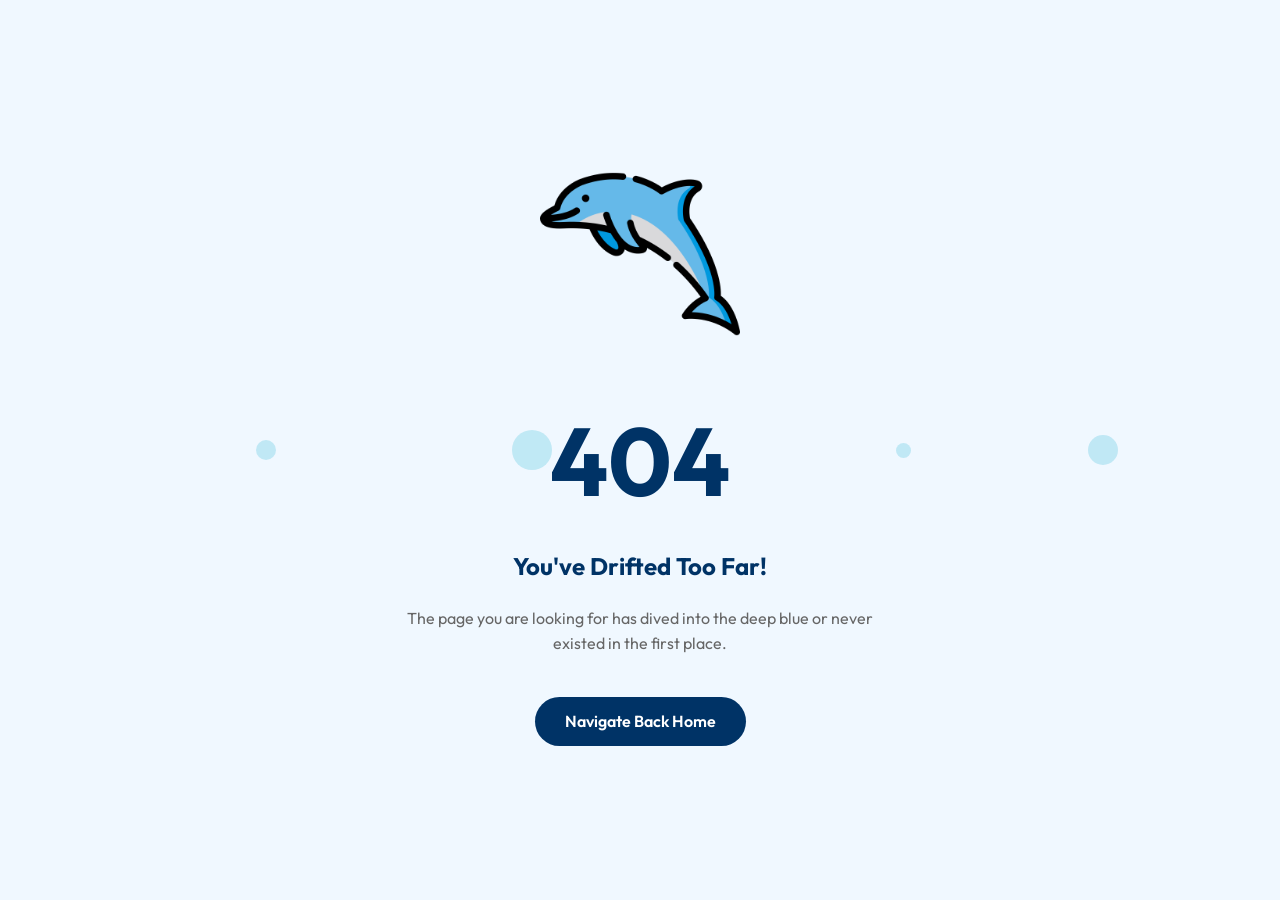
<file: 404-error.html>
<!DOCTYPE html>
<html lang="en">
<head>
    <meta charset="UTF-8">
    <meta name="viewport" content="width=device-width, initial-scale=1.0">
    <title>404 - Lost at Sea | Whale Watching & Marine Eco-Tours</title>
    <link rel="stylesheet" href="assets/css/style.css">
    <link rel="icon" type="image/png" href="assets/images/website-logo.png">
    <link rel="stylesheet" href="assets/css/dark-mode.css">
    <link rel="stylesheet" href="https://cdnjs.cloudflare.com/ajax/libs/font-awesome/6.4.0/css/all.min.css">
    <style>
        body {
            height: 100vh;
            display: flex;
            align-items: center;
            justify-content: center;
            background: var(--bg-light);
            text-align: center;
            overflow: hidden;
        }
        .error-whale {
            font-size: 8rem;
            color: var(--primary-color);
            margin-bottom: 30px;
            animation: float 3s ease-in-out infinite;
            display: flex;
            justify-content: center;
        }
        @keyframes float {
            0%, 100% { transform: translateY(0) rotate(0); }
            50% { transform: translateY(-30px) rotate(10deg); }
        }
        .bubble {
            position: absolute;
            background: rgba(0, 168, 204, 0.2);
            border-radius: 50%;
            animation: bubbleUp 5s linear infinite;
        }
        @keyframes bubbleUp {
            0% { transform: translateY(100vh); opacity: 1; }
            100% { transform: translateY(-100px); opacity: 0; }
        }
    </style>
</head>
<body>

    <div class="bubble" style="width: 20px; height: 20px; left: 20%; animation-delay: 0s;"></div>
    <div class="bubble" style="width: 40px; height: 40px; left: 40%; animation-delay: 2s;"></div>
    <div class="bubble" style="width: 15px; height: 15px; left: 70%; animation-delay: 1s;"></div>
    <div class="bubble" style="width: 30px; height: 30px; left: 85%; animation-delay: 3s;"></div>

    <div class="container">
        <div class="error-whale"><img src="assets/images/website-logo.png" alt="Logo" style="width: 200px;"></div>
        <h1 style="font-size: 6rem; margin-bottom: 10px;">404</h1>
        <h2 style="margin-bottom: 20px;">You've Drifted Too Far!</h2>
        <p style="color: var(--light-text); margin-bottom: 40px; max-width: 500px; margin-inline: auto;">The page you are looking for has dived into the deep blue or never existed in the first place.</p>
        <a href="index.html" class="btn btn-primary">Navigate Back Home</a>
    </div>

    <script src="assets/js/main.js"></script>
</body>
</html>
</file>
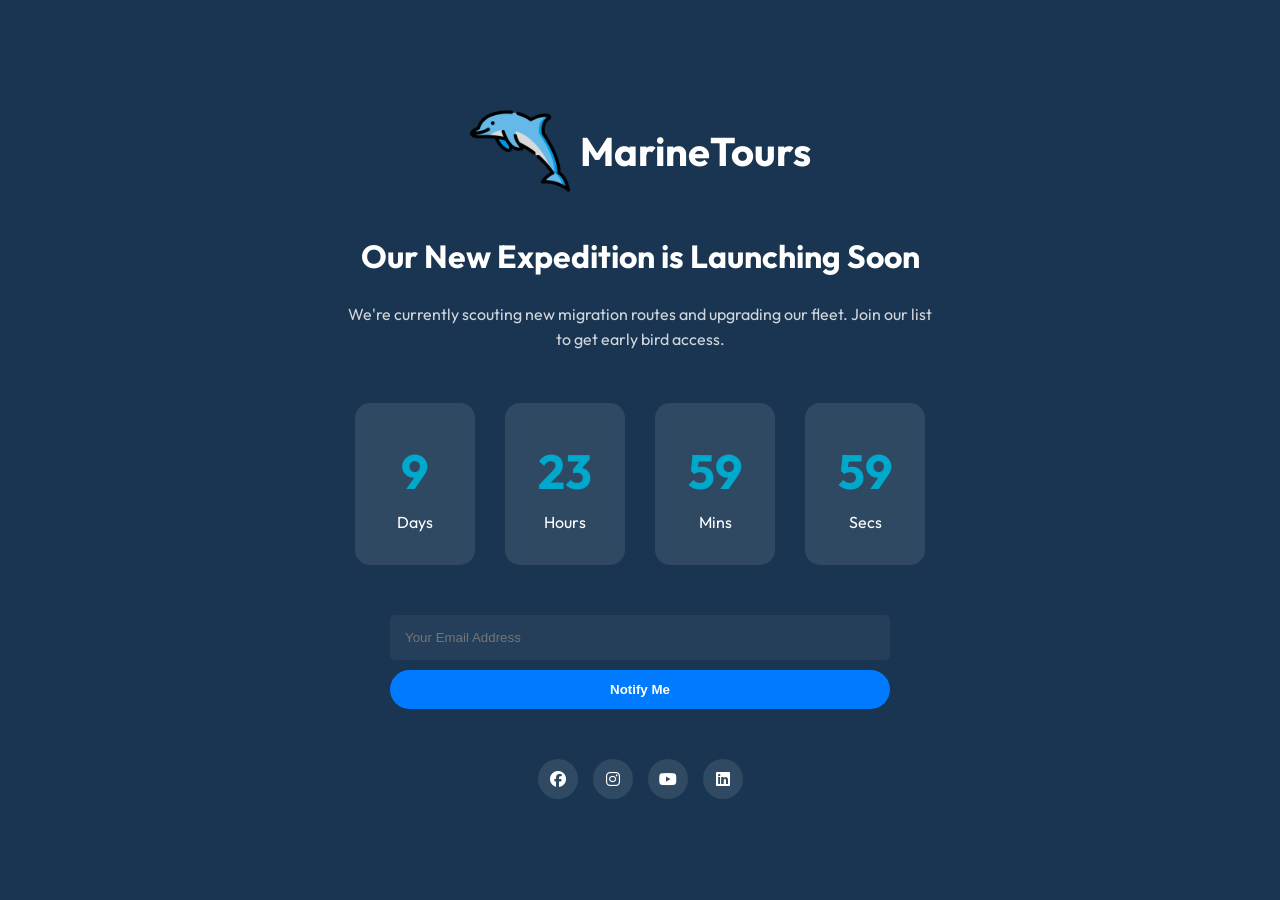
<file: coming-soon.html>
<!DOCTYPE html>
<html lang="en">

<head>
    <meta charset="UTF-8">
    <meta name="viewport" content="width=device-width, initial-scale=1.0">
    <title>Launching Soon | Whale Watching & Marine Eco-Tours</title>
    <link rel="stylesheet" href="assets/css/style.css">
    <link rel="icon" type="image/png" href="assets/images/website-logo.png">
    <link rel="stylesheet" href="assets/css/dark-mode.css">
    <link rel="stylesheet" href="https://cdnjs.cloudflare.com/ajax/libs/font-awesome/6.4.0/css/all.min.css">
    <style>
        body {
            height: 100vh;
            display: flex;
            align-items: center;
            justify-content: center;
            background: linear-gradient(rgba(0, 31, 63, 0.9), rgba(0, 31, 63, 0.9)), url('https://images.unsplash.com/photo-1550951160-843e936b9c97?auto=format&fit=crop&q=80&w=2000');
            background-size: cover;
            color: white;
            text-align: center;
            overflow: hidden;
        }

        .countdown {
            display: flex;
            gap: 30px;
            justify-content: center;
            margin: 50px 0;
        }

        .time-box {
            background: rgba(255, 255, 255, 0.1);
            backdrop-filter: blur(5px);
            padding: 30px;
            border-radius: 15px;
            min-width: 120px;
        }

        .time-box span {
            display: block;
            font-size: 3rem;
            font-weight: 700;
            color: var(--secondary-color);
        }
        h1 {
            color: white;
        }
    </style>
</head>

<body>

    <div class="container">
        <a href="index.html" class="logo" style="justify-content: center; color: white; margin-bottom: 30px;"><img src="assets/images/website-logo.png" alt="Logo" style="height: 100px;"><span style="font-size: 2.5rem;">MarineTours</span></a>
        <h1>Our New Expedition is Launching Soon</h1>
        <p style="opacity: 0.8; max-width: 600px; margin: 20px auto;">We're currently scouting new migration routes and
            upgrading our fleet. Join our list to get early bird access.</p>

        <div class="countdown" id="countdown">
            <div class="time-box"><span id="days">00</span> Days</div>
            <div class="time-box"><span id="hours">00</span> Hours</div>
            <div class="time-box"><span id="minutes">00</span> Mins</div>
            <div class="time-box"><span id="seconds">00</span> Secs</div>
        </div>

        <form class="newsletter-form" style="max-width: 500px; margin: 0 auto; display: flex; gap: 10px;">
            <input type="email" placeholder="Your Email Address" required
                style="flex: 1; padding: 15px; border-radius: 5px; border: none;">
            <button type="submit" class="btn btn-accent">Notify Me</button>
        </form>

        <div class="social-links" style="justify-content: center; margin-top: 50px;">
            <a href="#"><i class="fab fa-facebook"></i></a>
            <a href="#"><i class="fab fa-instagram"></i></a>

            <a href="#"><i class="fab fa-youtube"></i></a>
            <a href="#"><i class="fab fa-linkedin"></i></a>
        </div>
    </div>


    <script src="assets/js/main.js"></script>
</body>

</html>
</file>
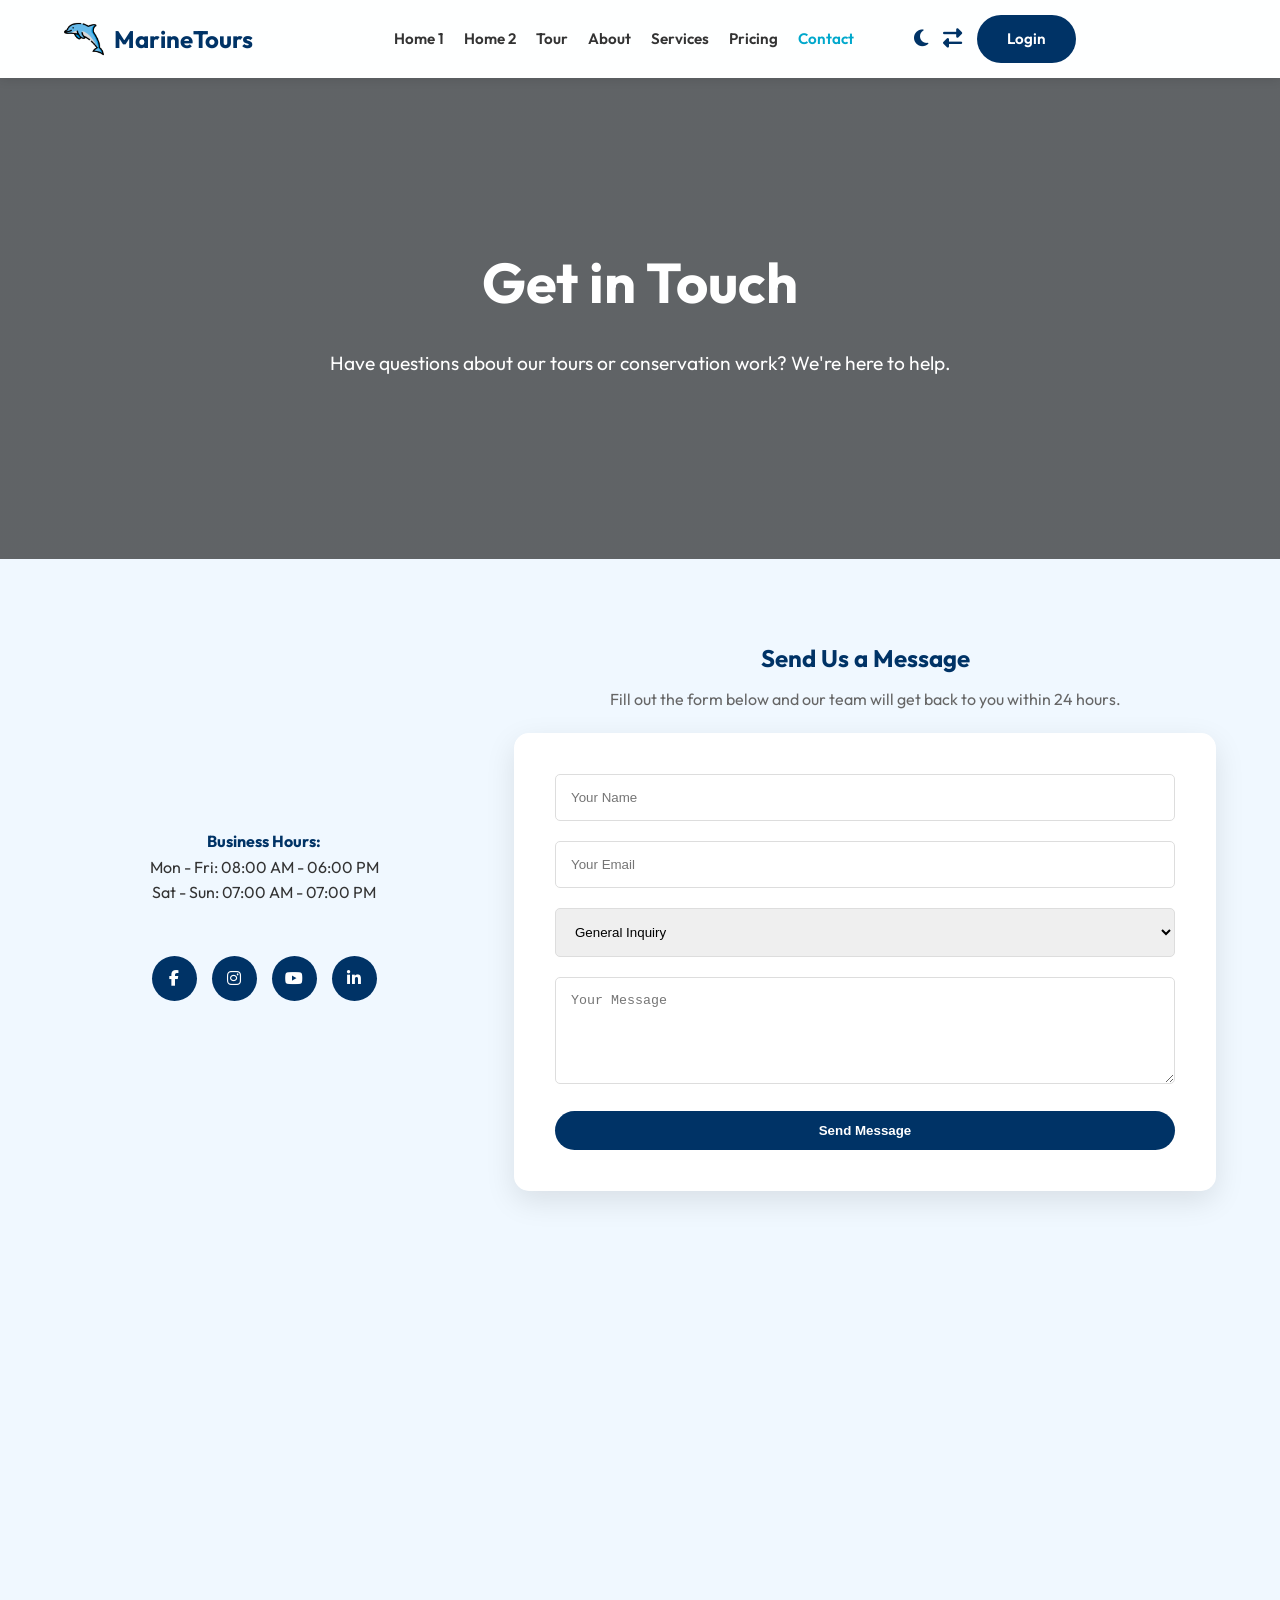
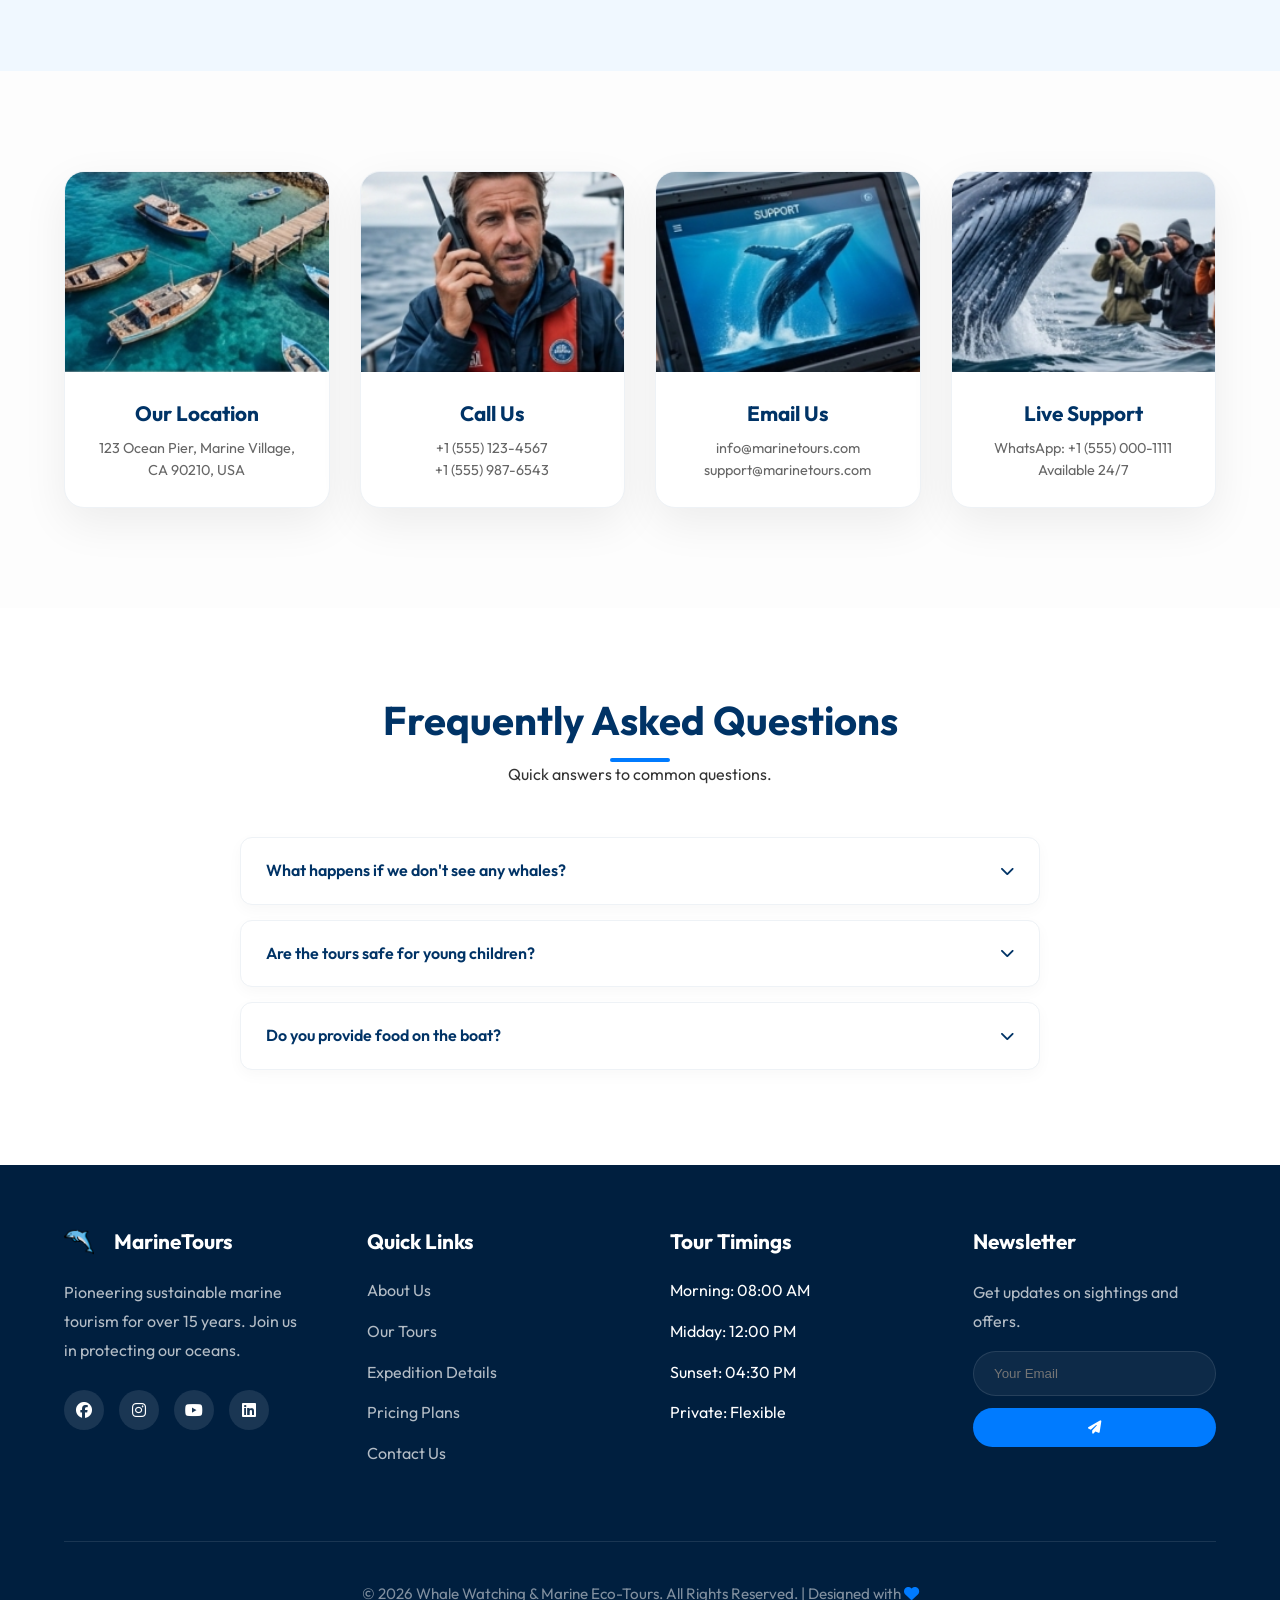
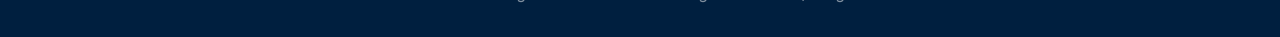
<file: contact.html>
<!DOCTYPE html>
<html lang="en">

<head>
    <meta charset="UTF-8">
    <meta name="viewport" content="width=device-width, initial-scale=1.0">
    <title>Contact Us | Whale Watching & Marine Eco-Tours</title>
    <link rel="stylesheet" href="assets/css/style.css">
    <link rel="stylesheet" href="assets/css/dark-mode.css">
    <link rel="stylesheet" href="assets/css/rtl.css">
    <link rel="icon" type="image/png" href="assets/images/website-logo.png">
    <link rel="stylesheet" href="https://cdnjs.cloudflare.com/ajax/libs/font-awesome/6.4.0/css/all.min.css">
</head>

<body>

    <!-- Header -->
    <header>
        <div class="container">
            <nav>
                <a href="index.html" class="logo">
                    <img src="assets/images/website-logo.png" alt="Logo" style="height: 40px;">
                    <span>MarineTours</span>
                </a>
                <ul class="nav-links">
                    <li><a href="index.html">Home 1</a></li>
                    
                    <li><a href="home-2.html">Home 2</a></li>
                    <li><a href="tour.html">Tour</a></li>
                    <li><a href="about.html">About</a></li>
                    <li><a href="services.html">Services</a></li>
                    <li><a href="pricing.html">Pricing</a></li>
                    <li><a href="contact.html" class="active">Contact</a></li>
                    <li class="nav-action-items">
                        <button id="darkModeToggle" class="toggle-btn"><i class="fas fa-moon"></i></button>
                        <button id="rtlToggle" class="toggle-btn"><i class="fas fa-right-left"></i></button>
                        <a href="login.html" class="btn btn-primary">Login</a>
                    </li>
                </ul>
                <div class="nav-actions">
                    <div class="hamburger">
                        <span></span>
                        <span></span>
                        <span></span>
                    </div>
                </div>
            </nav>
        </div>
    </header>

    <!-- Hero Banner -->
    <section class="page-hero"
        style="background: linear-gradient(rgba(0,0,0,0.6), rgba(0,0,0,0.6)), url('https://images.unsplash.com/photo-1568430462989-44163eb1752f?auto=format&fit=crop&q=80&w=2000'); padding: 160px 0; color: white; text-align: center;">
        <div class="container reveal">
            <h1 style="font-size: 3.5rem; color: white;">Get in Touch</h1>
            <p style="font-size: 1.2rem; max-width: 700px; margin: 20px auto;">Have questions about our tours or
                conservation work? We're here to help.</p>
        </div>
    </section>

    <!-- Contact Form Section -->
    <section class="contact-form-section" style="padding: var(--section-padding); background: var(--bg-light);">
        <div class="container">
            <div class="story-layout" style="display: flex; gap: 50px; flex-wrap: wrap; justify-content: center;">
                <div class="form-text reveal" style="flex: 1; min-width: 300px; max-width: 400px; text-align: center; display: flex; flex-direction: column; justify-content: center;">
                    <div style="margin-bottom: 20px;">
                        <h4>Business Hours:</h4>
                        <p>Mon - Fri: 08:00 AM - 06:00 PM</p>
                        <p>Sat - Sun: 07:00 AM - 07:00 PM</p>
                    </div>
                    <div class="social-links-contact" style="display: flex; justify-content: center; gap: 15px;">
                        <a href="#"><i class="fab fa-facebook-f"></i></a>
                        <a href="#"><i class="fab fa-instagram"></i></a>
                        <a href="#"><i class="fab fa-youtube"></i></a>
                        <a href="#"><i class="fab fa-linkedin-in"></i></a>
                    </div>
                </div>
                <div class="form-container reveal" style="flex: 1; min-width: 300px;">
                    <div style="margin-bottom: 20px; text-align: center;">
                        <h2 style="margin-bottom: 10px; color: var(--primary-color);">Send Us a Message</h2>
                        <p style="color: var(--light-text);">Fill out the form below and our team will get back to you within 24 hours.</p>
                    </div>
                    <form class="glass"
                        style="padding: 40px; background: white; border-radius: 15px; box-shadow: var(--shadow);">
                        <div style="margin-bottom: 20px;">
                            <input type="text" placeholder="Your Name" required
                                style="width: 100%; padding: 15px; border-radius: 5px; border: 1px solid #ddd;">
                        </div>
                        <div style="margin-bottom: 20px;">
                            <input type="email" placeholder="Your Email" required
                                style="width: 100%; padding: 15px; border-radius: 5px; border: 1px solid #ddd;">
                        </div>
                        <div style="margin-bottom: 20px;">
                            <select style="width: 100%; padding: 15px; border-radius: 5px; border: 1px solid #ddd;">
                                <option>General Inquiry</option>
                                <option>Booking Support</option>
                                <option>Conservation Partnership</option>
                                <option>Media/Press</option>
                            </select>
                        </div>
                        <div style="margin-bottom: 20px;">
                            <textarea placeholder="Your Message" required rows="5"
                                style="width: 100%; padding: 15px; border-radius: 5px; border: 1px solid #ddd;"></textarea>
                        </div>
                        <button type="submit" class="btn btn-primary" style="width: 100%;">Send Message</button>
                    </form>
                </div>
            </div>
        </div>
    </section>

    <!-- Google Maps Section -->
    <section class="maps" style="height: 400px; width: 100%;">
        <iframe
            src="https://www.google.com/maps/embed?pb=!1m18!1m12!1m3!1d105844.757805175!2d-118.5283437!3d34.004128!2m3!1f0!2f0!3f0!3m2!1i1024!2i768!4f13.1!3m3!1m2!1s0x80c2a4d74d3ea733%3A0xb11d8a9466245f32!2sSanta%20Monica%20Pier!5e0!3m2!1sen!2sus!4v1684000000000!5m2!1sen!2sus"
            width="100%" height="100%" style="border:0;" allowfullscreen="" loading="lazy"></iframe>
    </section>

    <!-- Premium Contact Information (Full Bleed Images) -->
    <section class="contact-info-premium" style="padding: 100px 0; background: #fdfdfd;">
        <div class="container">
            <div class="info-grid-horizontal"
                style="display: grid; grid-template-columns: repeat(auto-fit, minmax(260px, 1fr)); gap: 30px;">
                <!-- Our Location -->
                <div class="premium-info-card reveal"
                    style="background: white; border-radius: 20px; overflow: hidden; border: 1px solid #eef2f6; box-shadow: 0 15px 45px rgba(0,0,0,0.07); text-align: center; display: flex; flex-direction: column; transition: transform 0.3s ease;">
                    <div class="card-image-box" style="width: 100%; height: 200px; margin-bottom: 0;">
                        <img src="assets/images/our location.png" alt="Location"
                            style="width: 100%; height: 100%; object-fit: cover;">
                    </div>
                    <div class="card-content" style="padding: 25px;">
                        <h3 style="font-size: 1.3rem; margin-bottom: 8px; color: var(--primary-color);">Our Location
                        </h3>
                        <p style="font-size: 0.9rem; color: var(--light-text); line-height: 1.5;">123 Ocean Pier, Marine
                            Village, <br> CA 90210, USA</p>
                    </div>
                </div>

                <!-- Call Us -->
                <div class="premium-info-card reveal"
                    style="background: white; border-radius: 20px; overflow: hidden; border: 1px solid #eef2f6; box-shadow: 0 15px 45px rgba(0,0,0,0.07); text-align: center; display: flex; flex-direction: column; transition: transform 0.3s ease;">
                    <div class="card-image-box" style="width: 100%; height: 200px; margin-bottom: 0;">
                        <img src="assets/images/call us.png" alt="Call"
                            style="width: 100%; height: 100%; object-fit: cover;">
                    </div>
                    <div class="card-content" style="padding: 25px;">
                        <h3 style="font-size: 1.3rem; margin-bottom: 8px; color: var(--primary-color);">Call Us</h3>
                        <p style="font-size: 0.9rem; color: var(--light-text); line-height: 1.5;">+1 (555) 123-4567 <br>
                            +1 (555) 987-6543</p>
                    </div>
                </div>

                <!-- Email Us -->
                <div class="premium-info-card reveal"
                    style="background: white; border-radius: 20px; overflow: hidden; border: 1px solid #eef2f6; box-shadow: 0 15px 45px rgba(0,0,0,0.07); text-align: center; display: flex; flex-direction: column; transition: transform 0.3s ease;">
                    <div class="card-image-box" style="width: 100%; height: 200px; margin-bottom: 0;">
                        <img src="assets/images/email us.png" alt="Email"
                            style="width: 100%; height: 100%; object-fit: cover;">
                    </div>
                    <div class="card-content" style="padding: 25px;">
                        <h3 style="font-size: 1.3rem; margin-bottom: 8px; color: var(--primary-color);">Email Us</h3>
                        <p style="font-size: 0.9rem; color: var(--light-text); line-height: 1.5;">info@marinetours.com
                            <br> support@marinetours.com</p>
                    </div>
                </div>

                <!-- Live Support -->
                <div class="premium-info-card reveal"
                    style="background: white; border-radius: 20px; overflow: hidden; border: 1px solid #eef2f6; box-shadow: 0 15px 45px rgba(0,0,0,0.07); text-align: center; display: flex; flex-direction: column; transition: transform 0.3s ease;">
                    <div class="card-image-box" style="width: 100%; height: 200px; margin-bottom: 0;">
                        <img src="assets/images/live support.png.png" alt="Live Chat"
                            style="width: 100%; height: 100%; object-fit: cover;">
                    </div>
                    <div class="card-content" style="padding: 25px;">
                        <h3 style="font-size: 1.3rem; margin-bottom: 8px; color: var(--primary-color);">Live Support
                        </h3>
                        <p style="font-size: 0.9rem; color: var(--light-text); line-height: 1.5;">WhatsApp: +1 (555)
                            000-1111 <br> Available 24/7</p>
                    </div>
                </div>
            </div>
        </div>
    </section>

    <!-- FAQ Section -->
    <section class="faq" style="padding: var(--section-padding); background: white;">
        <div class="container">
            <div class="section-title reveal">
                <h2>Frequently Asked Questions</h2>
                <p>Quick answers to common questions.</p>
            </div>
            <div class="faq-accordion" style="max-width: 800px; margin: 0 auto;">
                <details class="reveal"
                    style="background: white; margin-bottom: 15px; border-radius: 12px; border: 1px solid #eef2f6; box-shadow: 0 5px 15px rgba(0,0,0,0.03);">
                    <summary
                        style="padding: 20px 25px; cursor: pointer; font-weight: 600; list-style: none; display: flex; justify-content: space-between; align-items: center; color: var(--primary-color);">
                        What happens if we don't see any whales?
                        <i class="fas fa-chevron-down" style="font-size: 0.9rem; transition: transform 0.3s ease;"></i>
                    </summary>
                    <div style="padding: 0 25px 25px; color: var(--light-text); line-height: 1.6;">
                        While we have a 98% sighting rate, wildlife is unpredictable.
                        If no whales are spotted, we offer a 'Whale Guarantee' voucher for a future tour.
                    </div>
                </details>

                <details class="reveal"
                    style="background: white; margin-bottom: 15px; border-radius: 12px; border: 1px solid #eef2f6; box-shadow: 0 5px 15px rgba(0,0,0,0.03);">
                    <summary
                        style="padding: 20px 25px; cursor: pointer; font-weight: 600; list-style: none; display: flex; justify-content: space-between; align-items: center; color: var(--primary-color);">
                        Are the tours safe for young children?
                        <i class="fas fa-chevron-down" style="font-size: 0.9rem; transition: transform 0.3s ease;"></i>
                    </summary>
                    <div style="padding: 0 25px 25px; color: var(--light-text); line-height: 1.6;">
                        Yes, our vessels are designed with safety in mind for all ages.
                        We provide child-sized life jackets and have enclosed cabins.
                    </div>
                </details>

                <details class="reveal"
                    style="background: white; margin-bottom: 15px; border-radius: 12px; border: 1px solid #eef2f6; box-shadow: 0 5px 15px rgba(0,0,0,0.03);">
                    <summary
                        style="padding: 20px 25px; cursor: pointer; font-weight: 600; list-style: none; display: flex; justify-content: space-between; align-items: center; color: var(--primary-color);">
                        Do you provide food on the boat?
                        <i class="fas fa-chevron-down" style="font-size: 0.9rem; transition: transform 0.3s ease;"></i>
                    </summary>
                    <div style="padding: 0 25px 25px; color: var(--light-text); line-height: 1.6;">
                        We provide light snacks and water. Our VIP and private tours
                        offer gourmet catering options.
                    </div>
                </details>
            </div>
        </div>
    </section>

    <!-- Footer -->
    <footer>
        <div class="container">
            <div class="footer-content">
                <div class="footer-section">
                    <h3 class="logo"><img src="assets/images/website-logo.png" alt="Logo"
                            style="height: 30px; margin-right: 10px;"> MarineTours</h3>
                    <p>Pioneering sustainable marine tourism for over 15 years. Join us in protecting our oceans.</p>
                    <div class="social-links">
                        <a href="#"><i class="fab fa-facebook"></i></a>
                        <a href="#"><i class="fab fa-instagram"></i></a>

                        <a href="#"><i class="fab fa-youtube"></i></a>
                        <a href="#"><i class="fab fa-linkedin"></i></a>
                    </div>
                </div>
                <div class="footer-section">
                    <h3>Quick Links</h3>
                    <ul>
                        <li><a href="about.html">About Us</a></li>
                        <li><a href="services.html">Our Tours</a></li>
                        <li><a href="tour.html">Expedition Details</a></li>
                        <li><a href="pricing.html">Pricing Plans</a></li>
                        <li><a href="contact.html">Contact Us</a></li>
                    </ul>
                </div>
                <div class="footer-section">
                    <h3>Tour Timings</h3>
                    <ul>
                        <li>Morning: 08:00 AM</li>
                        <li>Midday: 12:00 PM</li>
                        <li>Sunset: 04:30 PM</li>
                        <li>Private: Flexible</li>
                    </ul>
                </div>
                <div class="footer-section">
                    <h3>Newsletter</h3>
                    <p>Get updates on sightings and offers.</p>
                    <form class="newsletter-form">
                        <input type="email" placeholder="Your Email" required>
                        <button type="submit" class="btn btn-accent"><i class="fas fa-paper-plane"></i></button>
                    </form>
                </div>
            </div>
            <div class="footer-bottom">
                <p>&copy; 2026 Whale Watching & Marine Eco-Tours. All Rights Reserved. | Designed with <i
                        class="fas fa-heart" style="color: var(--accent-color);"></i></p>
            </div>
        </div>
    </footer>

    <script src="assets/js/main.js"></script>
</body>

</html>
</file>
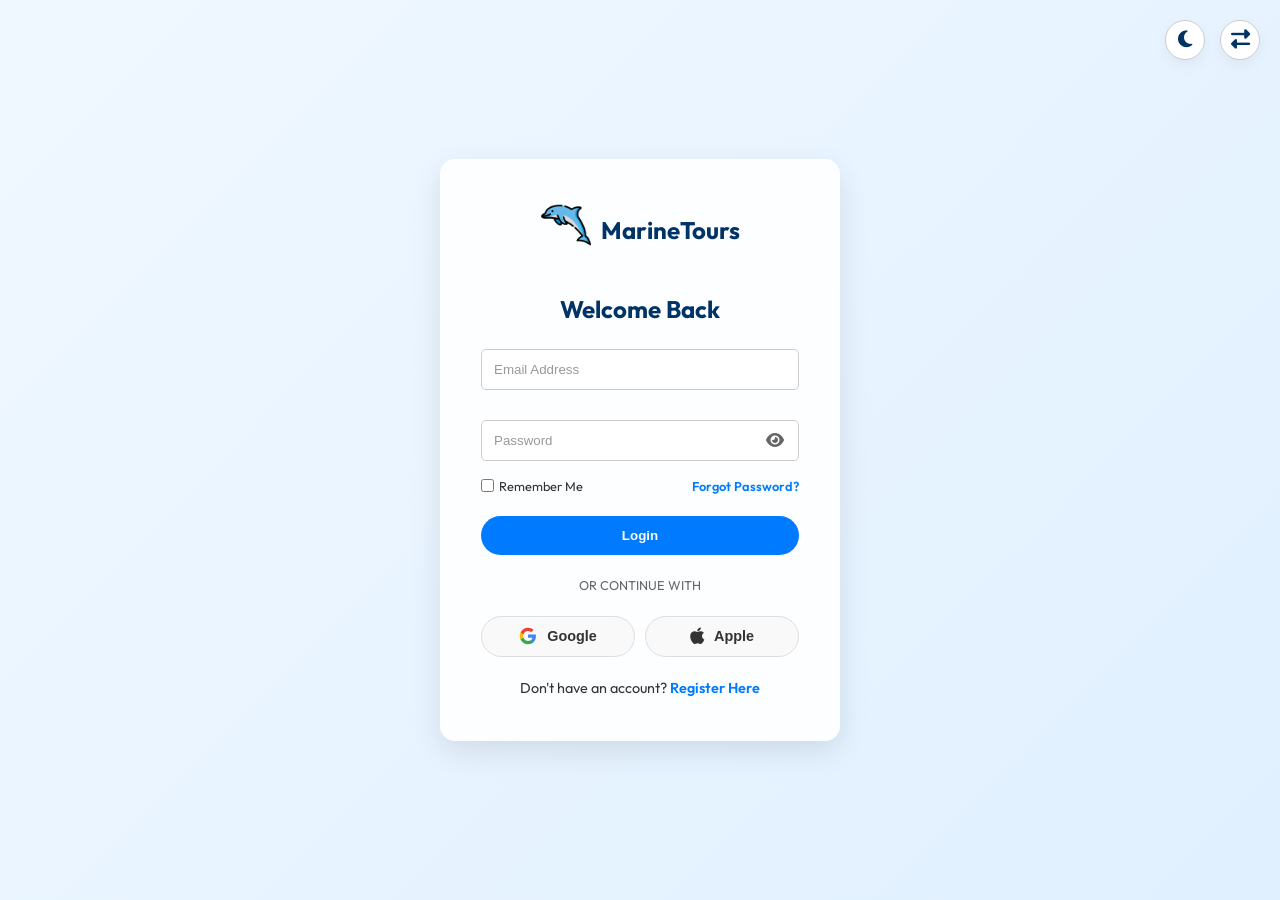
<file: login.html>
<!DOCTYPE html>
<html lang="en">

<head>
    <meta charset="UTF-8">
    <meta name="viewport" content="width=device-width, initial-scale=1.0">
    <title>Login | Whale Watching & Marine Eco-Tours</title>
    <link rel="stylesheet" href="assets/css/style.css">
    <link rel="stylesheet" href="assets/css/dark-mode.css">
    <link rel="icon" type="image/png" href="assets/images/website-logo.png">
    <link rel="stylesheet" href="https://cdnjs.cloudflare.com/ajax/libs/font-awesome/6.4.0/css/all.min.css">
        <style>
        body {
            background: linear-gradient(135deg, #f0f8ff 0%, #e0f0ff 100%);
            height: 100vh;
            display: flex;
            align-items: center;
            justify-content: center;
            transition: var(--transition);
        }
        body.dark-mode {
            background: linear-gradient(135deg, #001f3f 0%, #003366 100%);
        }

        .login-card {
            width: 100%;
            max-width: 400px;
            padding: 40px;
            text-align: center;
            color: #333;
            background: rgba(255, 255, 255, 0.9);
            box-shadow: 0 10px 30px rgba(0,0,0,0.1);
            border-radius: 15px;
            transition: var(--transition);
        }
        body.dark-mode .login-card {
            background: rgba(255, 255, 255, 0.1);
            color: white;
            border: 1px solid rgba(255, 255, 255, 0.2);
            backdrop-filter: blur(10px);
            box-shadow: none;
        }

        .login-card input {
            width: 100%;
            padding: 12px;
            margin-bottom: 15px;
            border-radius: 5px;
            border: 1px solid #ccc;
            background: #fff;
            color: #333;
            transition: var(--transition);
        }
        body.dark-mode .login-card input {
            border: 1px solid rgba(255, 255, 255, 0.2);
            background: rgba(255, 255, 255, 0.1);
            color: white;
        }

        .login-card input::placeholder { color: #999; }
        body.dark-mode .login-card input::placeholder { color: rgba(255, 255, 255, 0.7); }

        .login-card .logo {
            justify-content: center;
            margin-bottom: 30px;
            color: var(--primary-color);
        }
        body.dark-mode .login-card .logo { color: white; }

        .password-field {
            position: relative;
            width: 100%;
        }

        .password-field i {
            position: absolute;
            right: 15px;
            top: 50%;
            transform: translateY(-50%);
            cursor: pointer;
            color: #666;
            z-index: 10;
        }
        body.dark-mode .password-field i { color: rgba(255, 255, 255, 0.7); }

        .password-field input {
            padding-right: 45px !important;
            margin-bottom: 0 !important;
        }

        .field-group { margin-bottom: 15px; }

        .auth-controls {
            position: fixed;
            top: 20px;
            right: 20px;
            display: flex;
            gap: 15px;
            z-index: 1000;
        }

        .auth-controls .toggle-btn {
            background: #fff;
            border: 1px solid #ccc;
            color: var(--primary-color);
            width: 40px;
            height: 40px;
            border-radius: 50%;
            display: flex;
            align-items: center;
            justify-content: center;
            cursor: pointer;
            transition: var(--transition);
            box-shadow: 0 5px 15px rgba(0,0,0,0.05);
        }
        body.dark-mode .auth-controls .toggle-btn {
            background: rgba(255, 255, 255, 0.1);
            border: 1px solid rgba(255, 255, 255, 0.2);
            color: white;
            backdrop-filter: blur(5px);
            box-shadow: none;
        }

        .auth-controls .toggle-btn:hover {
            background: #f0f0f0;
            transform: translateY(-3px);
        }
        body.dark-mode .auth-controls .toggle-btn:hover { background: rgba(255, 255, 255, 0.2); }

        @media (max-width: 576px) {
            body {
                flex-direction: column !important;
                height: auto !important;
                padding: 40px 0 !important;
            }
            .auth-controls {
                position: static !important;
                margin-bottom: 20px !important;
                justify-content: flex-end !important;
                width: 100% !important;
                padding-right: 20px !important;
            }
        }
            .or-text { color: #666; }
        body.dark-mode .or-text { color: rgba(255, 255, 255, 0.6); }
            .social-auth-btns button {
            color: #333;
            border: 1px solid #ddd;
            background: #f9f9f9;
            border-radius: 50px;
        }
        body.dark-mode .social-auth-btns button {
            color: white;
            border: 1px solid rgba(255, 255, 255, 0.2);
            background: transparent;
        }
        .social-auth-btns button i { color: #333; }
        body.dark-mode .social-auth-btns button i { color: white; }
    </style>
</head>

<body>

    <div class="auth-controls">
        <button id="darkModeToggle" class="toggle-btn"><i class="fas fa-moon"></i></button>
        <button id="rtlToggle" class="toggle-btn"><i class="fas fa-right-left"></i></button>
    </div>

    <div class="login-card glass reveal">
        <a href="index.html" class="logo"><img src="assets/images/website-logo.png" alt="Logo" style="height: 50px; margin-bottom: 10px;"><span>MarineTours</span></a>
        <h2 style="margin-bottom: 20px;">Welcome Back</h2>
        <form action="index.html">
            <div class="field-group">
                <input type="email" placeholder="Email Address" required>
            </div>
            <div class="field-group">
                <div class="password-field">
                    <input type="password" id="login-password" placeholder="Password" required>
                    <i class="fas fa-eye" onclick="togglePassword('login-password', this)"></i>
                </div>
            </div>
            <div class="auth-meta"
                style="display: flex; justify-content: space-between; align-items: center; font-size: 0.8rem; margin-bottom: 20px;">
                <label><input type="checkbox" style="width: auto; margin-right: 5px;"> Remember Me</label>
                <a href="#" style="color: var(--accent-color); font-weight: 600;">Forgot Password?</a>
            </div>
            <button type="submit" class="btn btn-accent" style="width: 100%; margin-bottom: 20px;">Login</button>
            
            <div style="display: flex; align-items: center; margin-bottom: 20px;">
                <div style="flex: 1; height: 1px; background: rgba(255, 255, 255, 0.2);"></div>
                <span class="or-text" style="padding: 0 10px; font-size: 0.8rem;">OR CONTINUE WITH</span>
                <div style="flex: 1; height: 1px; background: rgba(255, 255, 255, 0.2);"></div>
            </div>

            <div class="social-auth-btns" style="display: flex; gap: 10px; margin-bottom: 10px;">
                <button type="button" class="btn" style="flex: 1; display: flex; align-items: center; justify-content: center; gap: 10px; padding: 10px; font-size: 0.9rem;">
                    <svg width="18" height="18" viewBox="0 0 24 24">
                        <path fill="#4285F4" d="M22.56 12.25c0-.78-.07-1.53-.2-2.25H12v4.26h5.92c-.26 1.37-1.04 2.53-2.21 3.31v2.77h3.57c2.08-1.92 3.28-4.74 3.28-8.09z"/>
                        <path fill="#34A853" d="M12 23c2.97 0 5.46-.98 7.28-2.66l-3.57-2.77c-.98.66-2.23 1.06-3.71 1.06-2.86 0-5.29-1.93-6.16-4.53H2.18v2.84C3.99 20.53 7.7 23 12 23z"/>
                        <path fill="#FBBC05" d="M5.84 14.09c-.22-.66-.35-1.36-.35-2.09s.13-1.43.35-2.09V7.07H2.18C1.43 8.55 1 10.22 1 12s.43 3.45 1.18 4.93l3.66-2.84z"/>
                        <path fill="#EA4335" d="M12 5.38c1.62 0 3.06.56 4.21 1.64l3.15-3.15C17.45 2.09 14.97 1 12 1 7.7 1 3.99 3.47 2.18 7.07l3.66 2.84c.87-2.6 3.3-4.53 6.16-4.53z"/>
                    </svg>
                    Google
                </button>
                <button type="button" class="btn" style="flex: 1; display: flex; align-items: center; justify-content: center; gap: 10px; padding: 10px; font-size: 0.9rem;">
                    <i class="fab fa-apple" style="font-size: 1.2rem;"></i>
                    Apple
                </button>
            </div>
        </form>
        <p style="margin-top: 20px; font-size: 0.9rem;">Don't have an account? <a href="register.html"
                style="color: var(--accent-color); font-weight: 600;">Register Here</a></p>
    </div>

    <script>
        function togglePassword(id, icon) {
            const input = document.getElementById(id);
            if (input.type === 'password') {
                input.type = 'text';
                icon.classList.remove('fa-eye');
                icon.classList.add('fa-eye-slash');
            } else {
                input.type = 'password';
                icon.classList.remove('fa-eye-slash');
                icon.classList.add('fa-eye');
            }
        }
    </script>
    <script src="assets/js/main.js"></script>
</body>

</html>
</file>
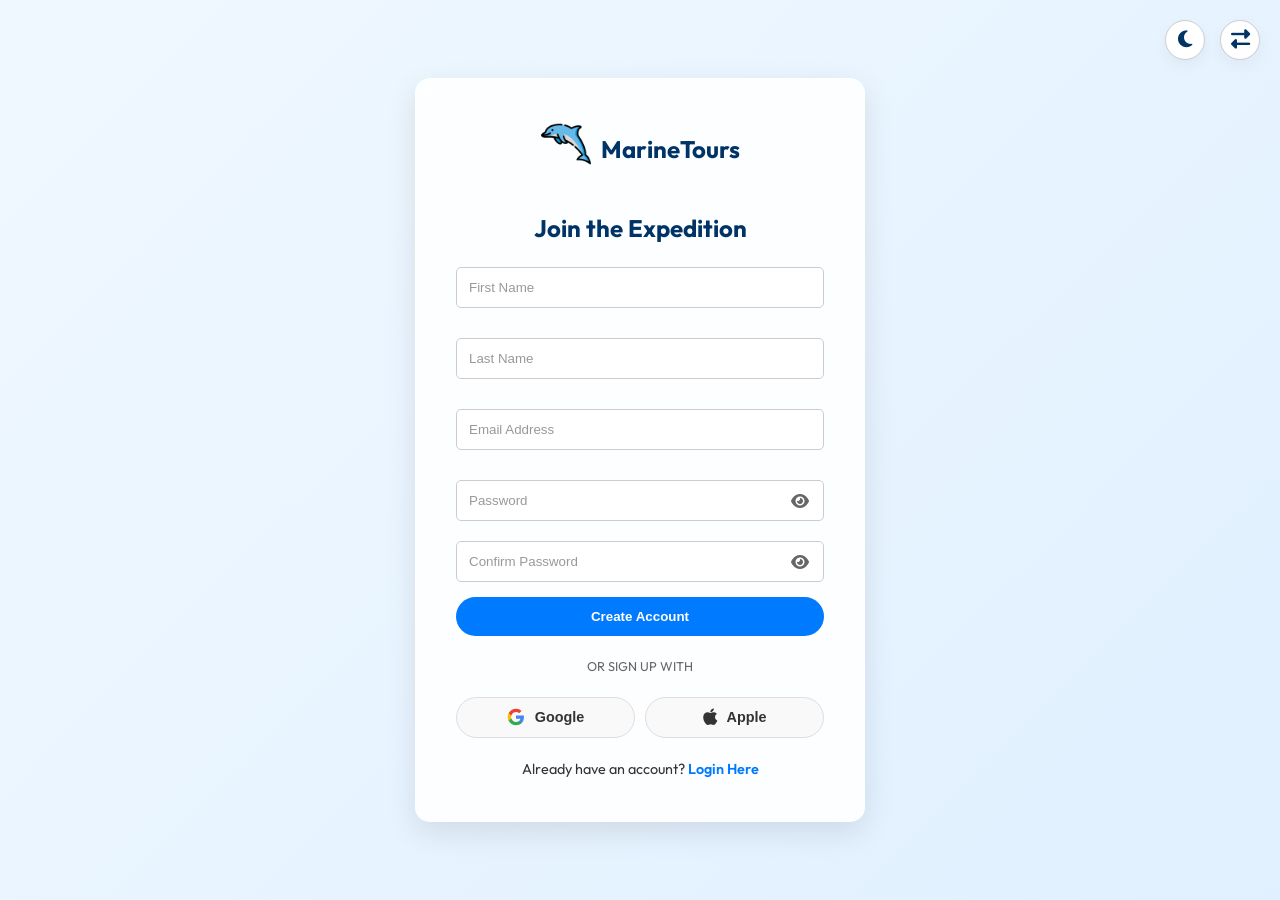
<file: register.html>
<!DOCTYPE html>
<html lang="en">

<head>
    <meta charset="UTF-8">
    <meta name="viewport" content="width=device-width, initial-scale=1.0">
    <title>Register | Whale Watching & Marine Eco-Tours</title>
    <link rel="stylesheet" href="assets/css/style.css">
    <link rel="stylesheet" href="assets/css/dark-mode.css">
    <link rel="icon" type="image/png" href="assets/images/website-logo.png">
    <link rel="stylesheet" href="https://cdnjs.cloudflare.com/ajax/libs/font-awesome/6.4.0/css/all.min.css">
        <style>
        body {
            background: linear-gradient(135deg, #f0f8ff 0%, #e0f0ff 100%);
            height: 100vh;
            display: flex;
            align-items: center;
            justify-content: center;
            transition: var(--transition);
        }
        body.dark-mode {
            background: linear-gradient(135deg, #001f3f 0%, #003366 100%);
        }

        .register-card {
            width: 100%;
            max-width: 450px;
            padding: 40px;
            text-align: center;
            color: #333;
            background: rgba(255, 255, 255, 0.9);
            box-shadow: 0 10px 30px rgba(0,0,0,0.1);
            border-radius: 15px;
            transition: var(--transition);
        }
        body.dark-mode .register-card {
            background: transparent;
            color: white;
            border: 1px solid rgba(255, 255, 255, 0.2);
            backdrop-filter: blur(10px);
            box-shadow: none;
        }

        .register-card input {
            width: 100%;
            padding: 12px;
            margin-bottom: 15px;
            border-radius: 5px;
            border: 1px solid #ccc;
            background: #fff;
            color: #333;
            transition: var(--transition);
        }
        body.dark-mode .register-card input {
            border: 1px solid rgba(255, 255, 255, 0.2);
            background: transparent;
            color: white;
        }

        .register-card input::placeholder { color: #999; }
        body.dark-mode .register-card input::placeholder { color: rgba(255, 255, 255, 0.7); }

        .register-card .logo {
            justify-content: center;
            margin-bottom: 30px;
            color: var(--primary-color);
        }
        body.dark-mode .register-card .logo { color: white; }
        
        .register-card h2 { color: var(--primary-color); }
        body.dark-mode .register-card h2 { color: white !important; }

        .password-strength {
            height: 5px;
            background: transparent;
            margin-bottom: 15px;
            border-radius: 5px;
            overflow: hidden;
            text-align: left;
        }
        body.dark-mode .password-strength {
            background: transparent;
        }

        .strength-bar {
            height: 100%;
            width: 0%;
            background: var(--secondary-color);
            transition: 0.3s;
        }

        .password-field {
            position: relative;
            width: 100%;
        }

        .password-field i {
            position: absolute;
            right: 15px;
            top: 50%;
            transform: translateY(-50%);
            cursor: pointer;
            color: #666;
            z-index: 10;
        }
        body.dark-mode .password-field i { color: rgba(255, 255, 255, 0.7); }

        .password-field input {
            padding-right: 45px !important;
            margin-bottom: 0 !important;
        }
        
        .field-group { margin-bottom: 15px; }

        .auth-controls {
            position: fixed;
            top: 20px;
            right: 20px;
            display: flex;
            gap: 15px;
            z-index: 1000;
        }

        .auth-controls .toggle-btn {
            background: #fff;
            border: 1px solid #ccc;
            color: var(--primary-color);
            width: 40px;
            height: 40px;
            border-radius: 50%;
            display: flex;
            align-items: center;
            justify-content: center;
            cursor: pointer;
            transition: var(--transition);
            box-shadow: 0 5px 15px rgba(0,0,0,0.05);
        }
        body.dark-mode .auth-controls .toggle-btn {
            background: transparent;
            border: 1px solid rgba(255, 255, 255, 0.2);
            color: white;
            backdrop-filter: blur(5px);
            box-shadow: none;
        }

        .auth-controls .toggle-btn:hover {
            background: #f0f0f0;
            transform: translateY(-3px);
        }
        body.dark-mode .auth-controls .toggle-btn:hover { background: rgba(255, 255, 255, 0.2); }

        .social-auth-btns button {
            color: #333;
            border: 1px solid #ddd;
            background: #f9f9f9;
        }
        body.dark-mode .social-auth-btns button {
            color: white;
            border: 1px solid rgba(255, 255, 255, 0.2);
            background: transparent;
        }
        .social-auth-btns button i { color: #333; }
        body.dark-mode .social-auth-btns button i { color: white; }

        @media (max-width: 576px) {
            body {
                flex-direction: column !important;
                height: auto !important;
                padding: 40px 0 !important;
            }
            .auth-controls {
                position: static !important;
                margin-bottom: 20px !important;
                justify-content: flex-end !important;
                width: 100% !important;
                padding-right: 20px !important;
            }
        }
            .or-text { color: #666; }
        body.dark-mode .or-text { color: rgba(255, 255, 255, 0.6); }
    </style>
</head>

<body>

    <div class="auth-controls">
        <button id="darkModeToggle" class="toggle-btn"><i class="fas fa-moon"></i></button>
        <button id="rtlToggle" class="toggle-btn"><i class="fas fa-right-left"></i></button>
    </div>

    <div class="register-card glass reveal">
        <a href="index.html" class="logo"><img src="assets/images/website-logo.png" alt="Logo" style="height: 50px; margin-bottom: 10px;"><span>MarineTours</span></a>
        <h2 style="margin-bottom: 20px;">Join the Expedition</h2>
        <form action="index.html">
            <div class="field-group">
                <input type="text" placeholder="First Name" required>
            </div>
            <div class="field-group">
                <input type="text" placeholder="Last Name" required>
            </div>
            <div class="field-group">
                <input type="email" placeholder="Email Address" required>
            </div>
            <div class="field-group">
                <div class="password-field">
                    <input type="password" id="password" placeholder="Password" required oninput="checkStrength(this.value)">
                    <i class="fas fa-eye" onclick="togglePassword('password', this)"></i>
                </div>
                <div class="password-strength">
                    <div id="strength-bar" class="strength-bar"></div>
                </div>
            </div>
            <div class="field-group">
                <div class="password-field">
                    <input type="password" id="confirm-password" placeholder="Confirm Password" required>
                    <i class="fas fa-eye" onclick="togglePassword('confirm-password', this)"></i>
                </div>
            </div>
            <button type="submit" class="btn btn-accent" style="width: 100%; margin-bottom: 20px;">Create Account</button>
        </form>    
            <div style="display: flex; align-items: center; margin-bottom: 20px;">
                <div style="flex: 1; height: 1px; background: rgba(255, 255, 255, 0.2);"></div>
                <span class="or-text" style="padding: 0 10px; font-size: 0.8rem;">OR SIGN UP WITH</span>
                <div style="flex: 1; height: 1px; background: rgba(255, 255, 255, 0.2);"></div>
            </div>

            <div class="social-auth-btns" style="display: flex; gap: 10px; margin-bottom: 10px;">
                <button type="button" class="btn" style="flex: 1; display: flex; align-items: center; justify-content: center; gap: 10px; padding: 10px; font-size: 0.9rem;">
                    <svg width="18" height="18" viewBox="0 0 24 24">
                        <path fill="#4285F4" d="M22.56 12.25c0-.78-.07-1.53-.2-2.25H12v4.26h5.92c-.26 1.37-1.04 2.53-2.21 3.31v2.77h3.57c2.08-1.92 3.28-4.74 3.28-8.09z"/>
                        <path fill="#34A853" d="M12 23c2.97 0 5.46-.98 7.28-2.66l-3.57-2.77c-.98.66-2.23 1.06-3.71 1.06-2.86 0-5.29-1.93-6.16-4.53H2.18v2.84C3.99 20.53 7.7 23 12 23z"/>
                        <path fill="#FBBC05" d="M5.84 14.09c-.22-.66-.35-1.36-.35-2.09s.13-1.43.35-2.09V7.07H2.18C1.43 8.55 1 10.22 1 12s.43 3.45 1.18 4.93l3.66-2.84z"/>
                        <path fill="#EA4335" d="M12 5.38c1.62 0 3.06.56 4.21 1.64l3.15-3.15C17.45 2.09 14.97 1 12 1 7.7 1 3.99 3.47 2.18 7.07l3.66 2.84c.87-2.6 3.3-4.53 6.16-4.53z"/>
                    </svg>
                    Google
                </button>
                <button type="button" class="btn" style="flex: 1; display: flex; align-items: center; justify-content: center; gap: 10px; padding: 10px; font-size: 0.9rem;">
                    <i class="fab fa-apple" style="font-size: 1.2rem;"></i>
                    Apple
                </button>
            </div>
        </form>
        <p style="margin-top: 20px; font-size: 0.9rem;">Already have an account? <a href="login.html"
                style="color: var(--accent-color); font-weight: 600;">Login Here</a></p>
    </div>

    <script>
        function checkStrength(password) {
            let strength = 0;
            if (password.length > 5) strength += 25;
            if (password.match(/[a-z]/) && password.match(/[A-Z]/)) strength += 25;
            if (password.match(/[0-9]/)) strength += 25;
            if (password.match(/[^a-zA-Z0-9]/)) strength += 25;

            const bar = document.getElementById('strength-bar');
            bar.style.width = strength + '%';
            if (strength < 50) bar.style.background = '#ff4d4d';
            else if (strength < 75) bar.style.background = '#ffd11a';
            else bar.style.background = '#00ff00';
        }

        function togglePassword(id, icon) {
            const input = document.getElementById(id);
            if (input.type === 'password') {
                input.type = 'text';
                icon.classList.remove('fa-eye');
                icon.classList.add('fa-eye-slash');
            } else {
                input.type = 'password';
                icon.classList.remove('fa-eye-slash');
                icon.classList.add('fa-eye');
            }
        }
    </script>
    <script src="assets/js/main.js"></script>
</body>

</html>
</file>
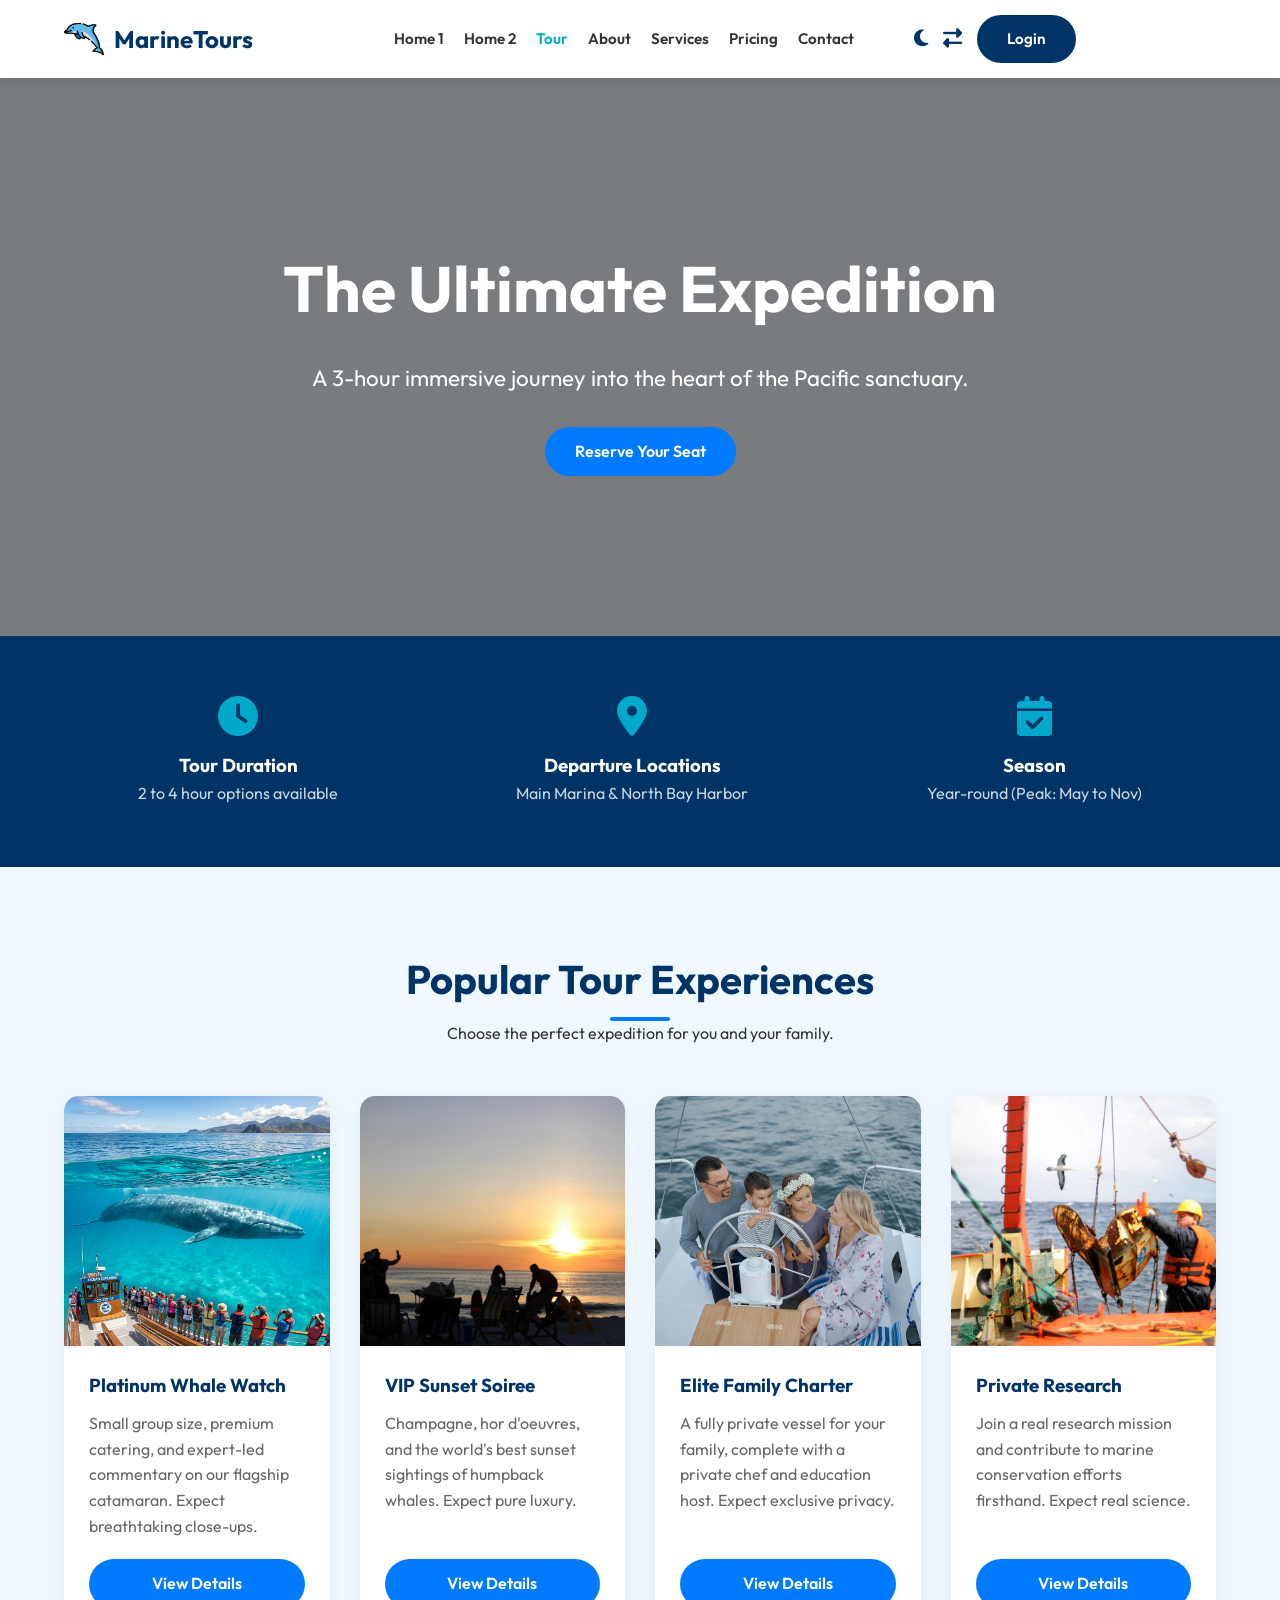
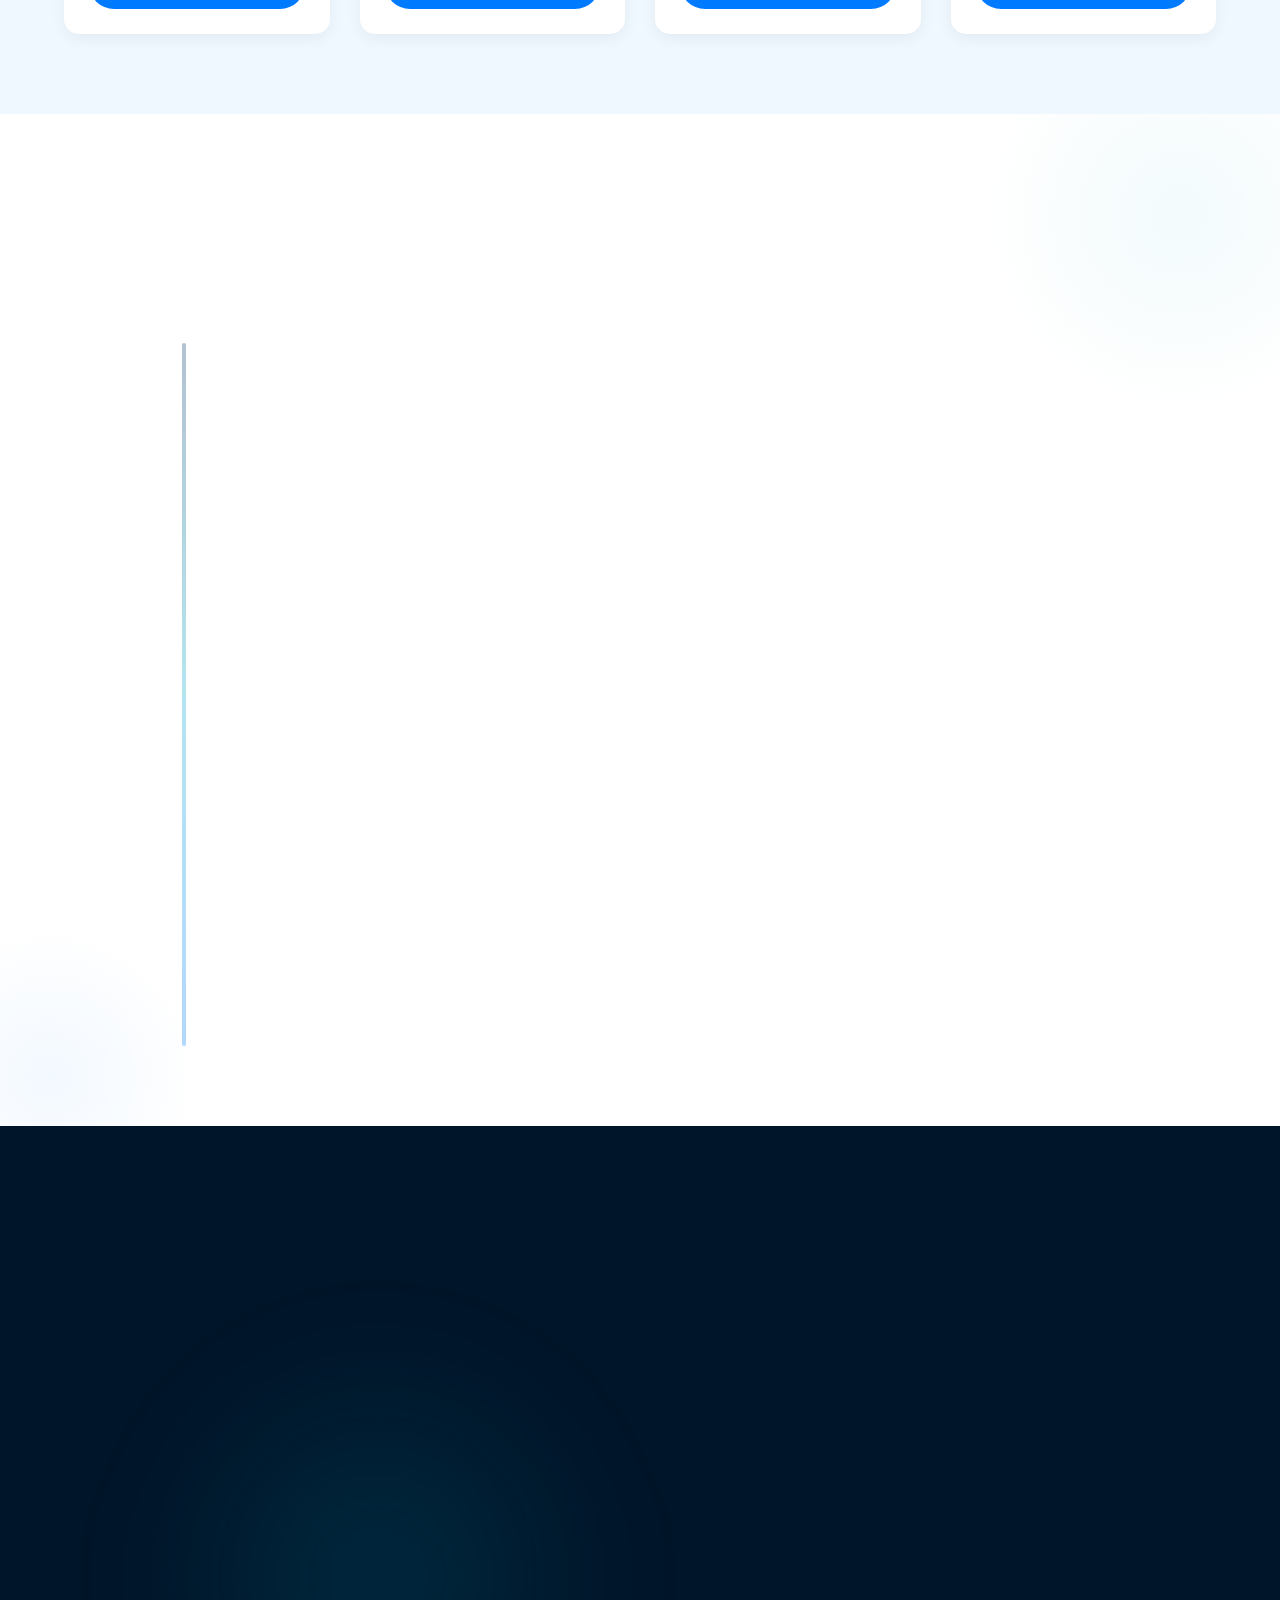
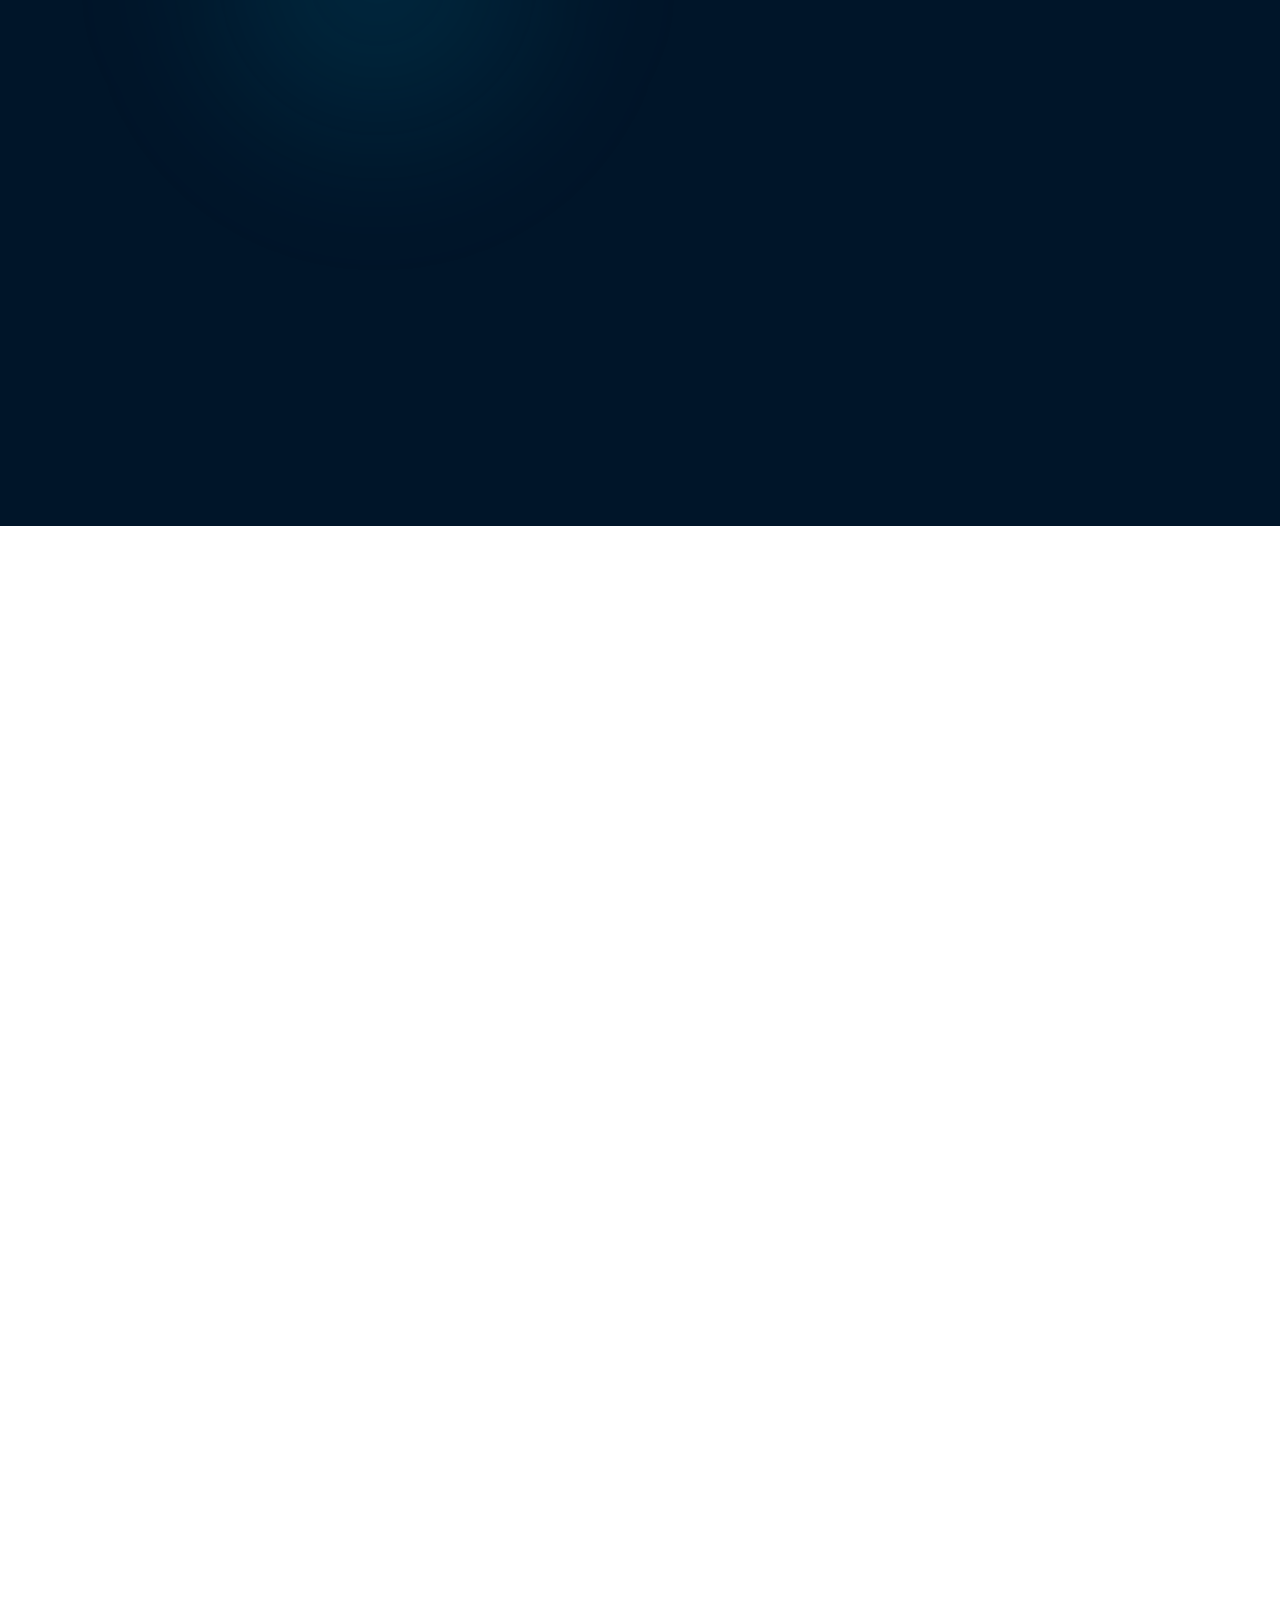
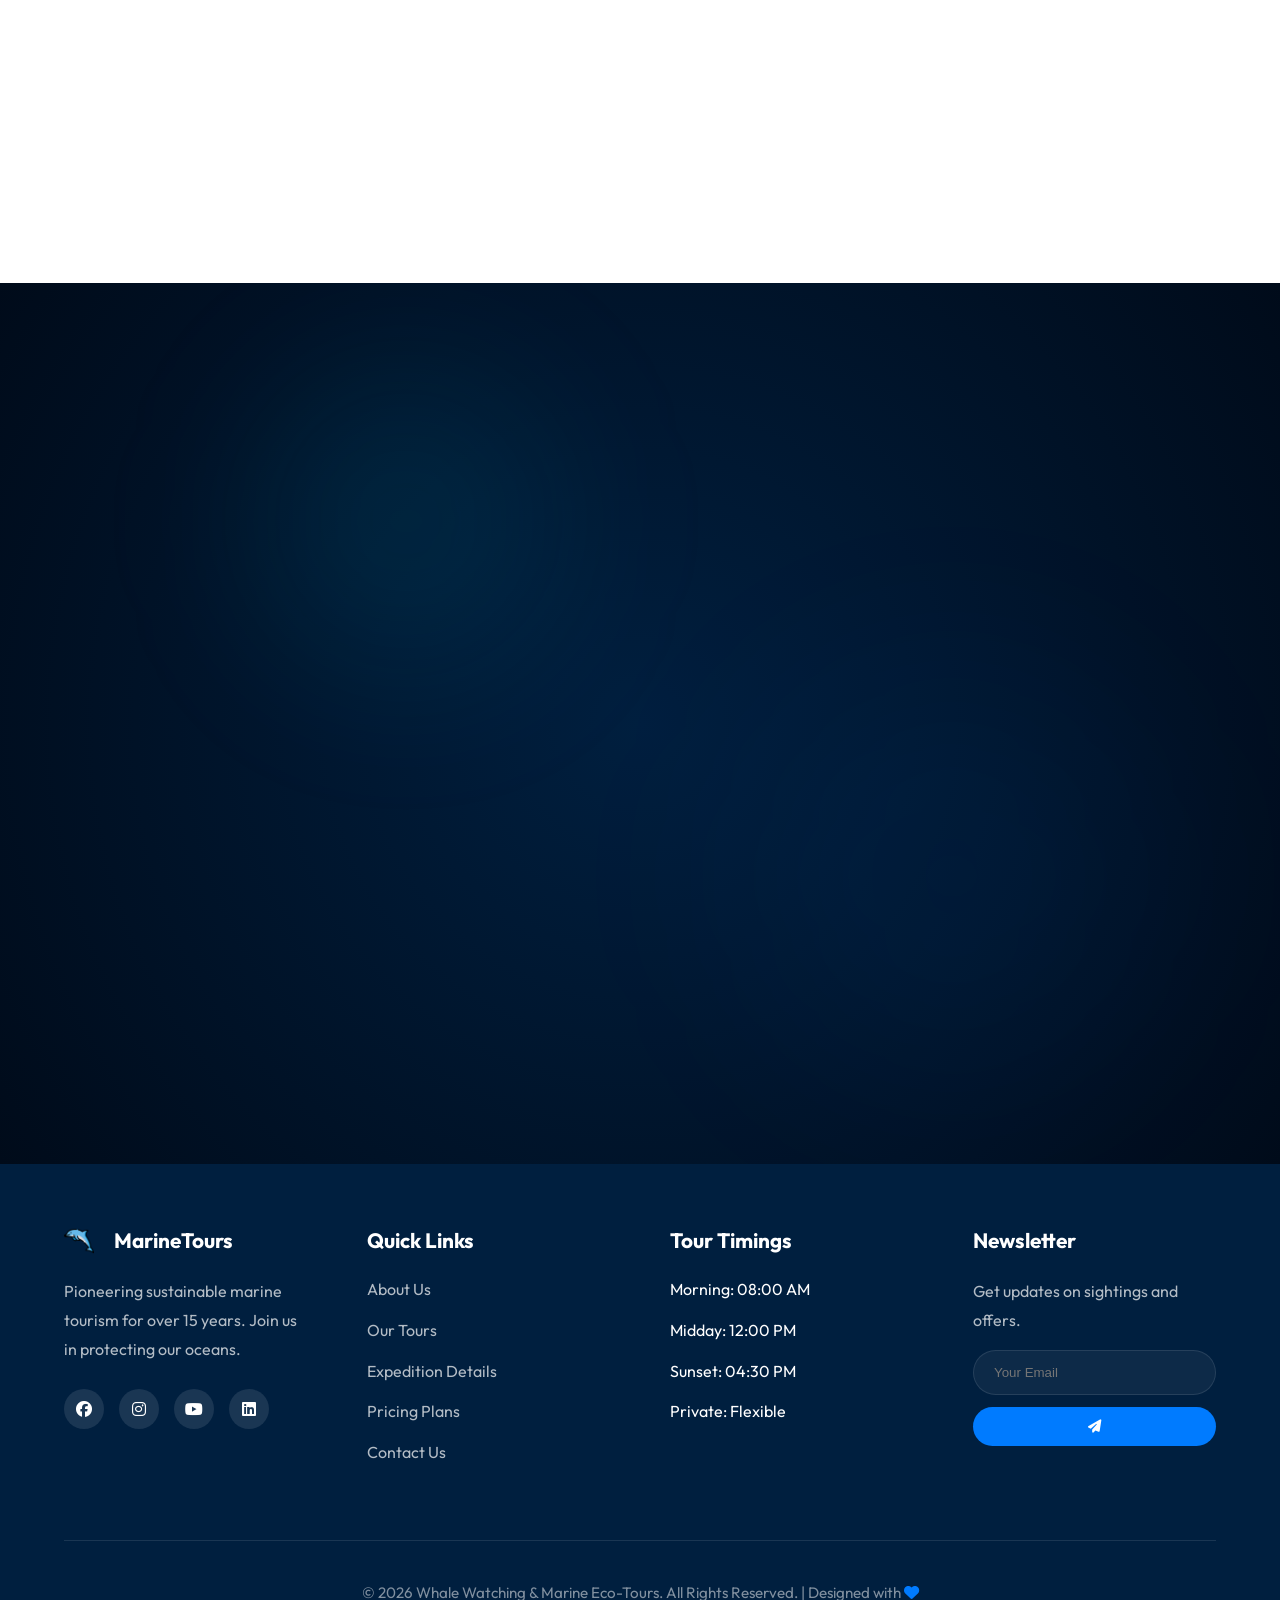
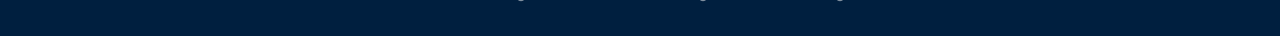
<file: tour.html>
<!DOCTYPE html>
<html lang="en">

<head>
    <meta charset="UTF-8">
    <meta name="viewport" content="width=device-width, initial-scale=1.0">
    <title>The Ultimate Tour Experience | Whale Watching & Marine Eco-Tours</title>
    <link rel="stylesheet" href="assets/css/style.css">
    <link rel="stylesheet" href="assets/css/dark-mode.css">
    <link rel="stylesheet" href="assets/css/rtl.css">
    <link rel="icon" type="image/png" href="assets/images/website-logo.png">
    <link rel="stylesheet" href="https://cdnjs.cloudflare.com/ajax/libs/font-awesome/6.4.0/css/all.min.css">
    <style>
        .reveal {
            opacity: 0;
            transform: translateY(30px);
            transition: all 0.8s ease-out;
        }

        .reveal.active {
            opacity: 1;
            transform: translateY(0);
        }
            body.dark-mode .booking-options .booking-card:nth-child(odd) {
            border-color: rgba(255, 255, 255, 0.1) !important;
        }
            .booking-card {
            display: flex;
            flex-direction: column;
            height: 100%;
        }
        .booking-card a.btn {
            margin-top: auto;
        }
        body.dark-mode .private-charter-desc {
            color: white !important;
        }
            .booking-grid {
            display: grid;
            grid-template-columns: repeat(4, 1fr);
            gap: 20px;
        }
        @media (max-width: 1024px) {
            .booking-grid {
                grid-template-columns: repeat(2, 1fr);
            }
        }
        @media (max-width: 576px) {
            .booking-grid {
                grid-template-columns: 1fr;
            }
        }
            .tour-card {
            display: flex;
            flex-direction: column;
            height: 100%;
        }
        .tour-card > div {
            display: flex;
            flex-direction: column;
            flex-grow: 1;
        }
        .tour-card a.btn {
            margin-top: auto;
        }
            @media (max-width: 1024px) {
            .tours-grid {
                grid-template-columns: repeat(2, 1fr) !important;
            }
        }
        @media (max-width: 768px) {
            .tours-grid {
                grid-template-columns: 1fr !important;
            }
        }
            @media (max-width: 768px) {
            .interactive-depth-map {
                display: flex !important;
                flex-direction: column !important;
                align-items: center !important;
                justify-content: center !important;
                gap: 20px !important;
                height: auto !important;
                width: 100% !important;
                perspective: none !important;
            }
            .floating-impact {
                position: static !important;
                transform: none !important;
                width: 100% !important;
                max-width: 350px !important;
                margin: 0 auto !important;
            }
            .floating-impact .impact-inner {
                justify-content: flex-start !important;
                padding: 15px 20px !important;
                margin: 0 auto !important;
                gap: 15px !important;
            }
            .floating-impact .impact-inner h4 {
                white-space: nowrap !important;
                font-size: 1.1rem !important;
            }
        }
    </style>
</head>

<body>

    <!-- Header -->
    <header>
        <div class="container">
            <nav>
                <a href="index.html" class="logo"><img src="assets/images/website-logo.png" alt="Logo"
                        style="height: 40px;"><span>MarineTours</span></a>
                <ul class="nav-links">
                    <li><a href="index.html">Home 1</a></li>
                    <li><a href="home-2.html">Home 2</a></li>
                    <li><a href="tour.html" class="active">Tour</a></li>
                    <li><a href="about.html">About</a></li>
                    <li><a href="services.html">Services</a></li>
                    <li><a href="pricing.html">Pricing</a></li>
                    <li><a href="contact.html">Contact</a></li>
                    <li class="nav-action-items">
                        <button id="darkModeToggle" class="toggle-btn"><i class="fas fa-moon"></i></button>
                        <button id="rtlToggle" class="toggle-btn"><i class="fas fa-right-left"></i></button>
                        <a href="login.html" class="btn btn-primary">Login</a>
                    </li>
                </ul>
                <div class="nav-actions">
                    <div class="hamburger">
                        <span></span>
                        <span></span>
                        <span></span>
                    </div>
                </div>
            </nav>
        </div>
    </header>

    <!-- Page Hero -->
    <section class="page-hero"
        style="background: linear-gradient(rgba(0,0,0,0.5), rgba(0,0,0,0.5)), url('https://images.unsplash.com/photo-1568430462989-44163eb1752f?auto=format&fit=crop&q=80&w=2000'); background-size: cover; background-position: center; padding: 160px 0; color: white; text-align: center;">
        <div class="container reveal">
            <h1 style="font-size: 4rem; color: white; margin-bottom: 20px;">The Ultimate Expedition</h1>
            <p style="font-size: 1.4rem; max-width: 800px; margin: 0 auto 30px;">A 3-hour immersive journey into the
                heart of the Pacific sanctuary.</p>
            <a href="pricing.html" class="btn btn-accent">Reserve Your Seat</a>
        </div>
    </section>

    <!-- Essential Details -->
    <section class="tour-essentials" style="padding: 60px 0; background: var(--primary-color); color: white;">
        <div class="container">
            <div style="display: flex; flex-wrap: wrap; justify-content: space-around; gap: 30px; text-align: center;">
                <div class="reveal">
                    <i class="fas fa-clock" style="font-size: 2.5rem; color: var(--secondary-color); margin-bottom: 15px;"></i>
                    <h3 style="color: white !important;">Tour Duration</h3>
                    <p style="opacity: 0.8;">2 to 4 hour options available</p>
                </div>
                <div class="reveal">
                    <i class="fas fa-map-marker-alt" style="font-size: 2.5rem; color: var(--secondary-color); margin-bottom: 15px;"></i>
                    <h3 style="color: white !important;">Departure Locations</h3>
                    <p style="opacity: 0.8;">Main Marina & North Bay Harbor</p>
                </div>
                <div class="reveal">
                    <i class="fas fa-calendar-check" style="font-size: 2.5rem; color: var(--secondary-color); margin-bottom: 15px;"></i>
                    <h3 style="color: white !important;">Season</h3>
                    <p style="opacity: 0.8;">Year-round (Peak: May to Nov)</p>
                </div>
            </div>
        </div>
    </section>

    <!-- Available Tours -->
    <section class="available-tours" style="padding: var(--section-padding); background: var(--bg-light);">
        <div class="container">
            <div class="section-title reveal">
                <h2>Popular Tour Experiences</h2>
                <p>Choose the perfect expedition for you and your family.</p>
            </div>
            <div class="tours-grid" style="display: grid; grid-template-columns: repeat(4, 1fr); gap: 30px;">
                <div class="tour-card reveal" style="background: white; border-radius: 15px; overflow: hidden; box-shadow: 0 5px 15px rgba(0,0,0,0.05);">
                    <img src="assets/images/Blue Whale Quest.png.jpg" style="width: 100%; height: 250px; object-fit: cover;">
                    <div style="padding: 25px;">
                        <h3 style="color: var(--primary-color); margin-bottom: 10px;">Platinum Whale Watch</h3>
                        <p style="color: var(--light-text); margin-bottom: 20px;">Small group size, premium catering, and expert-led commentary on our flagship catamaran. Expect breathtaking close-ups.</p>
                        <a href="services-details.html?tour=platinum" class="btn btn-accent">View Details</a>
                    </div>
                </div>
                <div class="tour-card reveal" style="background: white; border-radius: 15px; overflow: hidden; box-shadow: 0 5px 15px rgba(0,0,0,0.05);">
                    <img src="assets/images/VIP Sunset Soiree.png.jpg" style="width: 100%; height: 250px; object-fit: cover;">
                    <div style="padding: 25px;">
                        <h3 style="color: var(--primary-color); margin-bottom: 10px;">VIP Sunset Soiree</h3>
                        <p style="color: var(--light-text); margin-bottom: 20px;">Champagne, hor d'oeuvres, and the world's best sunset sightings of humpback whales. Expect pure luxury.</p>
                        <a href="services-details.html?tour=sunset" class="btn btn-accent">View Details</a>
                    </div>
                </div>
                <div class="tour-card reveal" style="background: white; border-radius: 15px; overflow: hidden; box-shadow: 0 5px 15px rgba(0,0,0,0.05); display: flex; flex-direction: column;">
                    <img src="assets/images/Elite Family Charter.png.jpg" style="width: 100%; height: 250px; object-fit: cover;">
                    <div style="padding: 25px; display: flex; flex-direction: column; flex-grow: 1;">
                        <h3 style="color: var(--primary-color); margin-bottom: 10px;">Elite Family Charter</h3>
                        <p style="color: var(--light-text); margin-bottom: 20px; flex-grow: 1;">A fully private vessel for your family, complete with a private chef and education host. Expect exclusive privacy.</p>
                        <a href="services-details.html?tour=family" class="btn btn-accent" style="margin-top: auto;">View Details</a>
                    </div>
                </div>
                <div class="tour-card reveal" style="background: white; border-radius: 15px; overflow: hidden; box-shadow: 0 5px 15px rgba(0,0,0,0.05); display: flex; flex-direction: column;">
                    <img src="assets/images/Private Research Aid.png.jpg" style="width: 100%; height: 250px; object-fit: cover;">
                    <div style="padding: 25px; display: flex; flex-direction: column; flex-grow: 1;">
                        <h3 style="color: var(--primary-color); margin-bottom: 10px;">Private Research</h3>
                        <p style="color: var(--light-text); margin-bottom: 20px; flex-grow: 1;">Join a real research mission and contribute to marine conservation efforts firsthand. Expect real science.</p>
                        <a href="services-details.html?tour=research" class="btn btn-accent" style="margin-top: auto;">View Details</a>
                    </div>
                </div>
            </div>
        </div>
    </section>

    <!-- Section 2: Interactive Itinerary -->
    <section class="itinerary" style="padding: var(--section-padding); background: white; position: relative; overflow: hidden;">
        <!-- Background Decorations -->
        <div style="position: absolute; top: -100px; right: -100px; width: 400px; height: 400px; background: radial-gradient(circle, rgba(0, 168, 204, 0.05) 0%, transparent 70%); border-radius: 50%;"></div>
        <div style="position: absolute; bottom: -100px; left: -100px; width: 300px; height: 300px; background: radial-gradient(circle, rgba(0, 123, 255, 0.05) 0%, transparent 70%); border-radius: 50%;"></div>

        <div class="container">
            <div class="section-title reveal">
                <h2>Tour Itinerary</h2>
                <p>Every minute is designed for discovery and wonder.</p>
            </div>
            
            <div class="itinerary-wrapper" style="max-width: 1000px; margin: 0 auto; position: relative;">
                <!-- Vertical Line Connector -->
                <div class="timeline-line" style="position: absolute; left: 42px; top: 0; bottom: 0; width: 4px; background: linear-gradient(to bottom, var(--primary-color), var(--secondary-color), var(--accent-color)); border-radius: 2px; opacity: 0.3;"></div>

                <div class="itinerary-timeline">
                    <!-- Item 1 -->
                    <div class="timeline-item reveal" style="display: flex; gap: 40px; margin-bottom: 60px; position: relative;">
                        <div class="timeline-circle" style="background: var(--primary-color); color: white; width: 84px; height: 84px; border-radius: 50%; display: flex; flex-direction: column; align-items: center; justify-content: center; flex-shrink: 0; font-weight: 700; z-index: 2; box-shadow: 0 10px 20px rgba(0, 51, 102, 0.2); border: 4px solid white;">
                            <i class="fas fa-ship" style="font-size: 1.2rem; margin-bottom: 5px;"></i>
                            <span style="font-size: 0.8rem;">0-30m</span>
                        </div>
                        <div class="timeline-content" style="background: var(--bg-light); padding: 30px; border-radius: 20px; border: 1px solid rgba(0,0,0,0.05); flex: 1; transition: var(--transition); box-shadow: 0 5px 15px rgba(0,0,0,0.02);">
                            <h3 style="color: var(--primary-color); margin-bottom: 10px; font-size: 1.5rem;">Eco-Briefing & Launch</h3>
                            <p style="color: var(--light-text); font-size: 1.05rem; line-height: 1.7;">Meet your captain and marine biologists at the dock for a comprehensive safety and species briefing before we set sail on our eco-hybrid vessel.</p>
                        </div>
                    </div>

                    <!-- Item 2 -->
                    <div class="timeline-item reveal" style="display: flex; gap: 40px; margin-bottom: 60px; position: relative;">
                        <div class="timeline-circle" style="background: var(--secondary-color); color: white; width: 84px; height: 84px; border-radius: 50%; display: flex; flex-direction: column; align-items: center; justify-content: center; flex-shrink: 0; font-weight: 700; z-index: 2; box-shadow: 0 10px 20px rgba(0, 168, 204, 0.2); border: 4px solid white;">
                            <i class="fas fa-binoculars" style="font-size: 1.2rem; margin-bottom: 5px;"></i>
                            <span style="font-size: 0.8rem;">1-2h</span>
                        </div>
                        <div class="timeline-content" style="background: var(--bg-light); padding: 30px; border-radius: 20px; border: 1px solid rgba(0,0,0,0.05); flex: 1; transition: var(--transition); box-shadow: 0 5px 15px rgba(0,0,0,0.02);">
                            <h3 style="color: var(--secondary-color); margin-bottom: 10px; font-size: 1.5rem;">The Sighting Grounds</h3>
                            <p style="color: var(--light-text); font-size: 1.05rem; line-height: 1.7;">Navigate to prime migration corridors. Our experts use hydrophones and real-time data to locate humpback whales and dolphin pods.</p>
                        </div>
                    </div>

                    <!-- Item 3 -->
                    <div class="timeline-item reveal" style="display: flex; gap: 40px; position: relative;">
                        <div class="timeline-circle" style="background: var(--accent-color); color: white; width: 84px; height: 84px; border-radius: 50%; display: flex; flex-direction: column; align-items: center; justify-content: center; flex-shrink: 0; font-weight: 700; z-index: 2; box-shadow: 0 10px 20px rgba(0, 123, 255, 0.2); border: 4px solid white;">
                            <i class="fas fa-anchor" style="font-size: 1.2rem; margin-bottom: 5px;"></i>
                            <span style="font-size: 0.8rem;">3h</span>
                        </div>
                        <div class="timeline-content" style="background: var(--bg-light); padding: 30px; border-radius: 20px; border: 1px solid rgba(0,0,0,0.05); flex: 1; transition: var(--transition); box-shadow: 0 5px 15px rgba(0,0,0,0.02);">
                            <h3 style="color: var(--accent-color); margin-bottom: 10px; font-size: 1.5rem;">The Return Voyage</h3>
                            <p style="color: var(--light-text); font-size: 1.05rem; line-height: 1.7;">A relaxing cruise back to shore with refreshments, a Q&A session with our scientists, and photo sharing opportunities.</p>
                        </div>
                    </div>
                </div>
            </div>
        </div>
    </section>

    <!-- Section 3: Premium Vessel Showcase -->
    <section class="vessel-showcase" style="padding: 100px 0; background: #001529; color: white; position: relative; overflow: hidden;">
        <!-- Background Ambient Light -->
        <div style="position: absolute; top: 20%; left: 10%; width: 500px; height: 500px; background: radial-gradient(circle, rgba(0, 168, 204, 0.15) 0%, transparent 70%); border-radius: 50%; filter: blur(50px);"></div>
        
        <div class="container">
            <div class="vessel-grid" style="display: grid; grid-template-columns: 1fr 1.2fr; gap: 80px; align-items: center;">
                <div class="vessel-text reveal">
                    <span style="color: var(--secondary-color); font-weight: 700; text-transform: uppercase; letter-spacing: 3px; display: block; margin-bottom: 20px;">The Engineering of Silence</span>
                    <h2 style="font-size: 3.5rem; color: white; margin-bottom: 25px; line-height: 1.1;">The "Ocean Whisper" Eco-Hybrid</h2>
                    <p style="color: rgba(255,255,255,0.8); font-size: 1.2rem; margin-bottom: 40px; line-height: 1.8;">Experience the future of marine exploration. Our custom-built vessel combines luxury with cutting-edge electric-hybrid technology, allowing us to glide silently beside marine giants without disturbing their natural behavior.</p>
                    
                    <div class="spec-cards-grid" style="display: grid; grid-template-columns: 1fr 1fr; gap: 25px;">
                        <div class="spec-card" style="background: rgba(255,255,255,0.05); padding: 25px; border-radius: 15px; border: 1px solid rgba(255,255,255,0.1); backdrop-filter: blur(10px); transition: var(--transition);">
                            <i class="fas fa-bolt" style="color: var(--secondary-color); font-size: 1.5rem; margin-bottom: 15px; display: block;"></i>
                            <h4 style="color: white; margin-bottom: 8px;">Hybrid Power</h4>
                            <p style="font-size: 0.9rem; color: rgba(255,255,255,0.6);">Zero-emission silent cruising mode.</p>
                        </div>
                        <div class="spec-card" style="background: rgba(255,255,255,0.05); padding: 25px; border-radius: 15px; border: 1px solid rgba(255,255,255,0.1); backdrop-filter: blur(10px); transition: var(--transition);">
                            <i class="fas fa-eye" style="color: var(--secondary-color); font-size: 1.5rem; margin-bottom: 15px; display: block;"></i>
                            <h4 style="color: white; margin-bottom: 8px;">360Â° Views</h4>
                            <p style="font-size: 0.9rem; color: rgba(255,255,255,0.6);">Unobstructed panoramic viewing decks.</p>
                        </div>
                        <div class="spec-card" style="background: rgba(255,255,255,0.05); padding: 25px; border-radius: 15px; border: 1px solid rgba(255,255,255,0.1); backdrop-filter: blur(10px); transition: var(--transition);">
                            <i class="fas fa-microscope" style="color: var(--secondary-color); font-size: 1.5rem; margin-bottom: 15px; display: block;"></i>
                            <h4 style="color: white; margin-bottom: 8px;">Research Lab</h4>
                            <p style="font-size: 0.9rem; color: rgba(255,255,255,0.6);">Onboard data collection for scientists.</p>
                        </div>
                        <div class="spec-card" style="background: rgba(255,255,255,0.05); padding: 25px; border-radius: 15px; border: 1px solid rgba(255,255,255,0.1); backdrop-filter: blur(10px); transition: var(--transition);">
                            <i class="fas fa-shield-alt" style="color: var(--secondary-color); font-size: 1.5rem; margin-bottom: 15px; display: block;"></i>
                            <h4 style="color: white; margin-bottom: 8px;">Safety First</h4>
                            <p style="font-size: 0.9rem; color: rgba(255,255,255,0.6);">Advanced stabilization & radar systems.</p>
                        </div>
                    </div>
                </div>
                
                <div class="vessel-image-container reveal vessel-3d-container" style="position: relative;">
                    <div style="position: absolute; top: -20px; left: -20px; right: 20px; bottom: 20px; border: 2px solid var(--secondary-color); border-radius: 30px; z-index: 0; opacity: 0.3;"></div>
                    <img src="assets/images/tour_page.png" alt="Eco-Hybrid Vessel" class="vessel-3d-img" style="width: 100%; height: auto; border-radius: 30px; position: relative; z-index: 1; box-shadow: 0 30px 60px rgba(0,0,0,0.5);">
                    <!-- Floating Badge -->
                    <div class="vessel-badge" style="position: absolute; bottom: 40px; right: -30px; background: var(--accent-color); color: white; padding: 20px 30px; border-radius: 50px; z-index: 2; box-shadow: 0 10px 20px rgba(0,0,0,0.3); font-weight: 700;">
                        Eco-Innovation Award 2026
                    </div>
                </div>
            </div>
        </div>
    </section>

    <!-- Section 4: What's Included (Grid Layout) -->
    <section class="inclusions" style="padding: var(--section-padding); background: white;">
        <div class="container">
            <div class="section-title reveal">
                <h2>What's Included</h2>
                <p>We take care of everything so you can focus on the experience.</p>
            </div>
            <div class="inclusions-grid" style="display: grid; grid-template-columns: repeat(auto-fit, minmax(220px, 1fr)); gap: 30px;">
                <div class="reveal"
                    style="text-align: center; padding: 30px; border: 1px solid #eee; border-radius: 15px;">
                    <i class="fas fa-coffee"
                        style="font-size: 2.5rem; color: var(--secondary-color); margin-bottom: 20px; display: block;"></i>
                    <h3>Snacks & Drinks</h3>
                    <p style="font-size: 0.9rem; color: var(--light-text);">Local organic snacks and hot/cold beverages
                        provided throughout the tour.</p>
                </div>
                <div class="reveal"
                    style="text-align: center; padding: 30px; border: 1px solid #eee; border-radius: 15px;">
                    <i class="fas fa-binoculars"
                        style="font-size: 2.5rem; color: var(--secondary-color); margin-bottom: 20px; display: block;"></i>
                    <h3>Premium Gear</h3>
                    <p style="font-size: 0.9rem; color: var(--light-text);">High-quality Nikon binoculars and waterproof
                        ponchos for every guest.</p>
                </div>
                <div class="reveal"
                    style="text-align: center; padding: 30px; border: 1px solid #eee; border-radius: 15px;">
                    <i class="fas fa-camera-retro"
                        style="font-size: 2.5rem; color: var(--secondary-color); margin-bottom: 20px; display: block;"></i>
                    <h3>Digital Photos</h3>
                    <p style="font-size: 0.9rem; color: var(--light-text);">Professional photos of your tour shared via
                        our secure cloud portal.</p>
                </div>
                <div class="reveal"
                    style="text-align: center; padding: 30px; border: 1px solid #eee; border-radius: 15px;">
                    <i class="fas fa-shield-virus"
                        style="font-size: 2.5rem; color: var(--secondary-color); margin-bottom: 20px; display: block;"></i>
                    <h3>Full Insurance</h3>
                    <p style="font-size: 0.9rem; color: var(--light-text);">Comprehensive passenger insurance and safety
                        equipment included.</p>
                </div>
                <!-- Adventure Activities -->
                <div class="reveal" style="text-align: center; padding: 30px; border: 1px solid #eee; border-radius: 15px;">
                    <i class="fas fa-swimmer" style="font-size: 2.5rem; color: var(--secondary-color); margin-bottom: 20px; display: block;"></i>
                    <h3>Guided Snorkeling</h3>
                    <p style="font-size: 0.9rem; color: var(--light-text);">Optional stops for supervised snorkeling in clear, safe reef waters.</p>
                </div>
                <div class="reveal" style="text-align: center; padding: 30px; border: 1px solid #eee; border-radius: 15px;">
                    <i class="fas fa-water" style="font-size: 2.5rem; color: var(--secondary-color); margin-bottom: 20px; display: block;"></i>
                    <h3>Ocean Kayaking</h3>
                    <p style="font-size: 0.9rem; color: var(--light-text);">Explore coastal caves and serene coves with our pro kayaks.</p>
                </div>
                <div class="reveal" style="text-align: center; padding: 30px; border: 1px solid #eee; border-radius: 15px;">
                    <i class="fas fa-headphones" style="font-size: 2.5rem; color: var(--secondary-color); margin-bottom: 20px; display: block;"></i>
                    <h3>Hydrophone Listening</h3>
                    <p style="font-size: 0.9rem; color: var(--light-text);">Listen to live underwater whale songs with our advanced acoustic gear.</p>
                </div>
                <div class="reveal" style="text-align: center; padding: 30px; border: 1px solid #eee; border-radius: 15px;">
                    <i class="fas fa-fish" style="font-size: 2.5rem; color: var(--secondary-color); margin-bottom: 20px; display: block;"></i>
                    <h3>Marine Bio Workshop</h3>
                    <p style="font-size: 0.9rem; color: var(--light-text);">Learn directly from marine biologists about ocean conservation.</p>
                </div>
            </div>
        </div>
    </section>

    <!-- Booking Options -->
    <section class="booking-options" style="padding: var(--section-padding); background: white;">
        <div class="container">
            <div class="section-title reveal">
                <h2>Booking Options</h2>
                <p>Secure your spot on one of our unforgettable tours.</p>
            </div>
            <div class="booking-grid">
                <div class="booking-card reveal" style="padding: 30px; background: var(--bg-light); border-radius: 20px; text-align: center; border: 2px solid transparent; transition: var(--transition);">
                    <h3 style="color: var(--primary-color); margin-bottom: 15px; font-size: 1.6rem;">Online Booking</h3>
                    <p style="color: var(--light-text); margin-bottom: 30px; font-size: 0.9rem;">Instantly reserve your seat for any of our scheduled daily tours. Fast and secure.</p>
                    <a href="pricing.html" class="btn btn-primary" style="width: 100%; font-size: 0.9rem;">Book Online</a>
                </div>
                <div class="booking-card reveal" style="padding: 30px; background: var(--primary-color); color: white; border-radius: 20px; text-align: center; box-shadow: 0 15px 35px rgba(0,0,0,0.2);">
                    <h3 style="color: white !important; margin-bottom: 15px; font-size: 1.6rem;">Private Charters</h3>
                    <p class="private-charter-desc" style="opacity: 0.9; margin-bottom: 30px; font-size: 0.9rem;">Tailor an exclusive tour for your family, friends, or corporate team.</p>
                    <a href="contact.html" class="btn btn-accent" style="width: 100%; font-size: 0.9rem;">Contact for Charter</a>
                </div>
                <div class="booking-card reveal" style="padding: 30px; background: var(--bg-light); border-radius: 20px; text-align: center; border: 2px solid transparent; transition: var(--transition);">
                    <h3 style="color: var(--primary-color); margin-bottom: 15px; font-size: 1.6rem;">Group Rates</h3>
                    <p style="color: var(--light-text); margin-bottom: 30px; font-size: 0.9rem;">Special discounts available for educational groups and large parties of 10+.</p>
                    <a href="contact.html" class="btn btn-primary" style="width: 100%; font-size: 0.9rem;">Inquire Now</a>
                </div>
                <div class="booking-card reveal" style="padding: 30px; background: var(--bg-light); border-radius: 20px; text-align: center; border: 2px solid transparent; transition: var(--transition);">
                    <h3 style="color: var(--primary-color); margin-bottom: 15px; font-size: 1.6rem;">Gift Cards</h3>
                    <p style="color: var(--light-text); margin-bottom: 30px; font-size: 0.9rem;">Give the gift of the ocean. Perfect for birthdays, holidays, and special anniversaries.</p>
                    <a href="pricing.html" class="btn btn-primary" style="width: 100%; font-size: 0.9rem;">Buy Gift Card</a>
                </div>
            </div>
        </div>
    </section>

    <!-- Section 5: Marine Impact Scene (Non-Card 3D Layout) -->
    <section class="marine-impact-scene" style="padding: 120px 0; background: #000b1a; color: white; position: relative; overflow: hidden; min-height: 800px; display: flex; align-items: center;">
        <!-- Deep Sea Parallax Backgrounds -->
        <div style="position: absolute; width: 100%; height: 100%; background: radial-gradient(circle at 50% 50%, #001f3f 0%, #000b1a 100%); z-index: 0;"></div>
        
        <!-- Floating Light Orbs -->
        <div class="light-orb" style="position: absolute; width: 300px; height: 300px; background: rgba(0, 168, 204, 0.1); border-radius: 50%; filter: blur(80px); top: 10%; left: 20%; animation: orbit 20s linear infinite;"></div>
        <div class="light-orb" style="position: absolute; width: 400px; height: 400px; background: rgba(0, 123, 255, 0.05); border-radius: 50%; filter: blur(100px); bottom: 10%; right: 10%; animation: orbit 25s linear reverse infinite;"></div>

        <div class="container" style="position: relative; z-index: 2;">
            <div class="scene-header reveal" style="text-align: center; margin-bottom: 80px;">
                <h2 style="color: white; font-size: 3.5rem; margin-bottom: 20px;">Mission: Depths of Discovery</h2>
                <p style="color: rgba(255,255,255,0.6); max-width: 700px; margin: 0 auto;">Beyond the tour, we are a voice for the ocean. Explore our pillars of conservation through this interactive depth-map.</p>
            </div>

            <div class="interactive-depth-map" style="position: relative; height: 400px; perspective: 2000px;">
                <!-- Floating Element 1: Research -->
                <div class="floating-impact reveal" style="position: absolute; left: 10%; top: 0; transform: translateZ(100px);">
                    <div class="impact-inner" style="display: flex; align-items: center; gap: 20px; background: rgba(255,255,255,0.03); padding: 25px 40px; border-radius: 100px; backdrop-filter: blur(15px); border: 1px solid rgba(255,255,255,0.1); transition: all 0.5s ease;">
                        <i class="fas fa-microscope" style="font-size: 2rem; color: var(--secondary-color);"></i>
                        <div>
                            <h4 style="color: white; margin: 0; font-size: 1.2rem;">Citizen Research</h4>
                            <p style="color: rgba(255,255,255,0.5); margin: 0; font-size: 0.9rem;">5k+ Sightings Logged</p>
                        </div>
                    </div>
                </div>

                <!-- Floating Element 2: Funding -->
                <div class="floating-impact reveal" style="position: absolute; right: 15%; top: 50px; transform: translateZ(200px);">
                    <div class="impact-inner" style="display: flex; align-items: center; gap: 20px; background: rgba(255,255,255,0.03); padding: 25px 40px; border-radius: 100px; backdrop-filter: blur(15px); border: 1px solid rgba(255,255,255,0.1); transition: all 0.5s ease;">
                        <i class="fas fa-hand-holding-heart" style="font-size: 2rem; color: var(--accent-color);"></i>
                        <div>
                            <h4 style="color: white; margin: 0; font-size: 1.2rem;">Ocean Funding</h4>
                            <p style="color: rgba(255,255,255,0.5); margin: 0; font-size: 0.9rem;">2% Revenue Donation</p>
                        </div>
                    </div>
                </div>

                <!-- Floating Element 3: Zero Waste -->
                <div class="floating-impact reveal" style="position: absolute; left: 25%; bottom: 20px; transform: translateZ(150px);">
                    <div class="impact-inner" style="display: flex; align-items: center; gap: 20px; background: rgba(255,255,255,0.03); padding: 25px 40px; border-radius: 100px; backdrop-filter: blur(15px); border: 1px solid rgba(255,255,255,0.1); transition: all 0.5s ease;">
                        <i class="fas fa-seedling" style="font-size: 2rem; color: #2ecc71;"></i>
                        <div>
                            <h4 style="color: white; margin: 0; font-size: 1.2rem;">Zero Waste</h4>
                            <p style="color: rgba(255,255,255,0.5); margin: 0; font-size: 0.9rem;">100% Plastic-Free</p>
                        </div>
                    </div>
                </div>

                <!-- Floating Element 4: Education -->
                <div class="floating-impact reveal" style="position: absolute; right: 30%; bottom: 40px; transform: translateZ(50px);">
                    <div class="impact-inner" style="display: flex; align-items: center; gap: 20px; background: rgba(255,255,255,0.03); padding: 25px 40px; border-radius: 100px; backdrop-filter: blur(15px); border: 1px solid rgba(255,255,255,0.1); transition: all 0.5s ease;">
                        <i class="fas fa-graduation-cap" style="font-size: 2rem; color: #f1c40f;"></i>
                        <div>
                            <h4 style="color: white; margin: 0; font-size: 1.2rem;">Education</h4>
                            <p style="color: rgba(255,255,255,0.5); margin: 0; font-size: 0.9rem;">10k Students Taught</p>
                        </div>
                    </div>
                </div>
            </div>
        </div>
    </section>

    <!-- Footer -->
    <footer>
        <div class="container">
            <div class="footer-content">
                <div class="footer-section">
                    <h3 class="logo"><img src="assets/images/website-logo.png" alt="Logo"
                            style="height: 30px; margin-right: 10px;"> MarineTours</h3>
                    <p>Pioneering sustainable marine tourism for over 15 years. Join us in protecting our oceans.</p>
                    <div class="social-links">
                        <a href="#"><i class="fab fa-facebook"></i></a>
                        <a href="#"><i class="fab fa-instagram"></i></a>
                        <a href="#"><i class="fab fa-youtube"></i></a>
                        <a href="#"><i class="fab fa-linkedin"></i></a>
                    </div>
                </div>
                <div class="footer-section">
                    <h3>Quick Links</h3>
                    <ul>
                        <li><a href="about.html">About Us</a></li>
                        <li><a href="services.html">Our Tours</a></li>
                        <li><a href="tour.html">Expedition Details</a></li>
                        <li><a href="pricing.html">Pricing Plans</a></li>
                        <li><a href="contact.html">Contact Us</a></li>
                    </ul>
                </div>
                <div class="footer-section">
                    <h3>Tour Timings</h3>
                    <ul>
                        <li>Morning: 08:00 AM</li>
                        <li>Midday: 12:00 PM</li>
                        <li>Sunset: 04:30 PM</li>
                        <li>Private: Flexible</li>
                    </ul>
                </div>
                <div class="footer-section">
                    <h3>Newsletter</h3>
                    <p>Get updates on sightings and offers.</p>
                    <form class="newsletter-form">
                        <input type="email" placeholder="Your Email" required>
                        <button type="submit" class="btn btn-accent"><i class="fas fa-paper-plane"></i></button>
                    </form>
                </div>
            </div>
            <div class="footer-bottom">
                <p>&copy; 2026 Whale Watching & Marine Eco-Tours. All Rights Reserved. | Designed with <i
                        class="fas fa-heart" style="color: var(--accent-color);"></i></p>
            </div>
        </div>
    </footer>

    <script src="assets/js/main.js"></script>
</body>

</html>
</file>
<file: assets/css/style.css>
@import url('https://fonts.googleapis.com/css2?family=Outfit:wght@300;400;600;700&display=swap');

:root {
    /* Color Palette */
    --primary-color: #003366; /* Deep Blue */
    --secondary-color: #00A8CC; /* Aqua */
    --accent-color: #007BFF; /* Vivid Blue */
    --text-color: #333333;
    --light-text: #666666;
    --white: #FFFFFF;
    --bg-light: #F0F8FF;
    --card-bg: #FFFFFF;
    --nav-bg: rgba(255, 255, 255, 0.9);
    --footer-bg: #001F3F;
    
    /* Transitions */
    --transition: all 0.3s ease;
    
    /* Spacing */
    --section-padding: 80px 0;
    --container-width: 1200px;
    
    /* Shadow */
    --shadow: 0 10px 30px rgba(0, 0, 0, 0.1);
    --glass-bg: rgba(255, 255, 255, 0.1);
    --glass-border: rgba(255, 255, 255, 0.2);
}

* {
    margin: 0;
    padding: 0;
    box-sizing: border-box;
}

body {
    font-family: 'Outfit', sans-serif;
    line-height: 1.6;
    color: var(--text-color);
    background-color: var(--bg-light);
    overflow-x: hidden;
}

h1, h2, h3, h4, h5, h6 {
    font-weight: 700;
    color: var(--primary-color);
}

a {
    text-decoration: none;
    color: inherit;
    transition: var(--transition);
}

ul {
    list-style: none;
}

img {
    max-width: 100%;
    display: block;
}

.container {
    width: 90%;
    max-width: var(--container-width);
    margin: 0 auto;
}

/* Reusable Components */
.btn {
    display: inline-block;
    padding: 12px 30px;
    border-radius: 50px;
    font-weight: 600;
    cursor: pointer;
    transition: var(--transition);
    border: none;
    text-align: center;
}

.btn-primary {
    background-color: var(--primary-color);
    color: var(--white);
}

.btn-primary:hover {
    background-color: var(--secondary-color);
    color: var(--white) !important;
    transform: translateY(-3px);
    box-shadow: 0 5px 15px rgba(0, 168, 204, 0.4);
}

.btn-accent {
    background-color: var(--accent-color);
    color: var(--white);
}

.btn-accent:hover {
    background-color: #0056b3;
    color: var(--white) !important;
    transform: translateY(-3px) scale(1.05);
    box-shadow: 0 10px 20px rgba(0, 123, 255, 0.4);
}

.btn-glass {
    background: rgba(255, 255, 255, 0.1);
    backdrop-filter: blur(5px);
    border: 1px solid rgba(255, 255, 255, 0.3);
    color: var(--white);
}

.btn-glass:hover {
    background: rgba(255, 255, 255, 0.2);
    color: var(--white) !important;
    border-color: var(--white);
    transform: translateY(-3px) scale(1.05);
    box-shadow: 0 10px 20px rgba(255, 255, 255, 0.2);
}

.btn:active {
    transform: translateY(-1px) scale(0.98);
    box-shadow: 0 5px 10px rgba(0,0,0,0.2);
}

.section-title {
    text-align: center;
    margin-bottom: 50px;
}

.section-title h2 {
    font-size: 2.5rem;
    margin-bottom: 10px;
    position: relative;
    display: inline-block;
}

.section-title h2::after {
    content: '';
    width: 60px;
    height: 4px;
    background: var(--accent-color);
    position: absolute;
    bottom: -10px;
    left: 50%;
    transform: translateX(-50%);
    border-radius: 2px;
}

/* Navbar */
header {
    position: sticky;
    top: 0;
    width: 100%;
    z-index: 1000;
    background: var(--nav-bg);
    backdrop-filter: blur(10px);
    box-shadow: 0 2px 10px rgba(0,0,0,0.1);
}

nav {
    display: flex;
    justify-content: space-between;
    align-items: center;
    padding: 15px 0;
}

.logo {
    font-size: 1.5rem;
    font-weight: 700;
    color: var(--primary-color);
    display: flex;
    align-items: center;
    gap: 10px;
}

.nav-links {
    display: flex;
    gap: 20px;
    align-items: center;
}

.nav-links a {
    font-weight: 600;
    font-size: 0.95rem;
}

.nav-links a:hover, .nav-links a.active {
    color: var(--secondary-color);
}

.nav-actions {
    display: flex;
    align-items: center;
    gap: 15px;
}

.toggle-btn {
    background: none;
    border: none;
    cursor: pointer;
    font-size: 1.2rem;
    color: var(--primary-color);
}

.hamburger {
    display: none;
    flex-direction: column;
    gap: 5px;
    cursor: pointer;
}

.hamburger span {
    width: 25px;
    height: 3px;
    background: var(--primary-color);
    transition: var(--transition);
}

.nav-action-items {
    display: flex;
    align-items: center;
    gap: 15px;
    margin-left: 20px;
    padding-left: 20px;
    border-left: none;
}

/* Footer */
footer {
    background: var(--footer-bg);
    color: var(--white);
    padding: 60px 0 30px;
    position: relative;
    margin-top: 0;
}


.footer-content {
    display: grid;
    grid-template-columns: repeat(auto-fit, minmax(220px, 1fr));
    gap: 60px;
    margin-bottom: 60px;
    position: relative;
    z-index: 2;
}

.footer-section {
    display: flex;
    flex-direction: column;
}

.footer-section h3 {
    color: var(--white);
    margin-bottom: 20px;
    font-size: 1.3rem;
}

.footer-section p {
    line-height: 1.8;
    color: rgba(255,255,255,0.7);
    margin-bottom: 15px;
}

.footer-section ul li {
    margin-bottom: 15px;
}

.footer-section ul li a {
    color: rgba(255,255,255,0.7);
    transition: var(--transition);
}

.footer-section ul li a:hover {
    color: var(--secondary-color);
    padding-left: 8px;
}

.social-links {
    display: flex;
    gap: 15px;
    margin-top: 10px;
}

.social-links a {
    width: 40px;
    height: 40px;
    background: rgba(255,255,255,0.1);
    display: flex;
    align-items: center;
    justify-content: center;
    border-radius: 50%;
    transition: var(--transition);
}

.social-links a:hover {
    background: var(--secondary-color);
    transform: translateY(-5px);
}

.social-links-contact {
    display: flex;
    gap: 15px;
    margin-top: 30px;
}

.social-links-contact a {
    width: 45px;
    height: 45px;
    background: var(--primary-color);
    color: white;
    display: flex;
    align-items: center;
    justify-content: center;
    border-radius: 50%;
    transition: var(--transition);
}

.social-links-contact a:hover {
    background: var(--secondary-color);
    transform: translateY(-5px) scale(1.1);
    box-shadow: 0 5px 15px rgba(0, 168, 204, 0.4);
}

.newsletter-form {
    display: flex;
    flex-direction: column;
    gap: 12px;
}

.newsletter-form input {
    padding: 14px 20px;
    border-radius: 30px;
    border: 1px solid rgba(255,255,255,0.1);
    background: rgba(255,255,255,0.05);
    color: white;
    width: 100%;
}

.newsletter-form .btn {
    border-radius: 30px;
    padding: 12px;
    width: 100%;
}

.footer-bottom {
    text-align: center;
    padding-top: 40px;
    border-top: 1px solid rgba(255,255,255,0.1);
    font-size: 0.95rem;
    color: rgba(255,255,255,0.5);
}

/* Cards */
.card-grid {
    display: grid;
    grid-template-columns: repeat(auto-fit, minmax(250px, 1fr));
    gap: 30px;
}

.card {
    background: var(--card-bg);
    border-radius: 15px;
    overflow: hidden;
    box-shadow: var(--shadow);
    transition: var(--transition);
    display: flex;
    flex-direction: column;
    height: 100%; /* Ensure equal height */
}

.card:hover {
    transform: translateY(-10px);
}

.card-img {
    height: 200px;
    flex-shrink: 0; /* Don't shrink image */
    overflow: hidden;
}

.card-img img {
    width: 100%;
    height: 100%;
    object-fit: cover;
    transition: var(--transition);
}

.card:hover .card-img img {
    transform: scale(1.1);
}

.card-body {
    padding: 25px;
    flex-grow: 1; /* Take up remaining space */
    display: flex;
    flex-direction: column;
}

.card-body h3 {
    margin-bottom: 15px;
    font-size: 1.3rem;
}

.card-body p {
    color: var(--light-text);
    margin-bottom: 20px;
    font-size: 0.95rem;
    flex-grow: 1; /* Pushes button to bottom */
}

.card-body .btn {
    margin-top: auto; /* Final push to bottom */
    width: 100%;
}

/* Align buttons in card grid for laptop view */
@media (min-width: 992px) {
    .card-grid {
        grid-template-columns: repeat(4, 1fr);
    }
}

/* Glassmorphism */
.glass {
    background: var(--glass-bg);
    backdrop-filter: blur(10px);
    border: 1px solid var(--glass-border);
    border-radius: 15px;
}


/* Responsive Styles */
@media (max-width: 1024px) {
    .nav-links {
        display: none;
        position: absolute;
        top: 100%;
        left: 0;
        width: 100%;
        background: var(--white);
        flex-direction: column;
        padding: 30px 20px;
        box-shadow: 0 10px 20px rgba(0,0,0,0.1);
        z-index: 1001;
    }
    
    .nav-links.active {
        display: flex;
    }
    
    .nav-action-items {
        flex-direction: column;
        width: 100%;
        margin-left: 0;
        padding-left: 0;
        border-left: none;
        margin-top: 15px;
        padding-top: 15px;
        border-top: 1px solid rgba(0,0,0,0.1);
    }

    .nav-action-items .btn {
        width: 100%;
    }

    .nav-actions .toggle-btn,
    .nav-actions a.btn {
        display: none;
    }
    
    .hamburger {
        display: flex;
    }
    
    .section-title h2 {
        font-size: 2rem;
    }

    .team-grid {
        grid-template-columns: repeat(2, 1fr) !important;
        gap: 30px !important;
    }

    .testimonial-grid {
        grid-template-columns: repeat(2, 1fr) !important;
    }

    /* Center Newsletter in Footer at 1024px */
    .footer-section:last-child {
        grid-column: 1 / -1;
        text-align: center;
        max-width: 500px;
        margin: 0 auto;
    }
    .newsletter-form {
        align-items: center;
    }
}

@media (max-width: 767px) {
    .card-grid {
        grid-template-columns: 1fr;
    }

    .team-grid {
        grid-template-columns: 1fr !important;
        max-width: 350px !important;
        margin: 0 auto !important;
    }

    .testimonial-grid {
        grid-template-columns: 1fr !important;
    }

    .mission-grid {
        flex-direction: column !important;
    }
}
/* Itinerary Timeline Enhanced Styles */
.itinerary-wrapper {
    padding: 40px 0;
}

.timeline-content {
    background: var(--white);
    padding: 35px;
    border-radius: 24px;
    border: 1px solid rgba(0, 0, 0, 0.04);
    box-shadow: 0 4px 20px rgba(0, 0, 0, 0.02);
    transition: all 0.4s cubic-bezier(0.165, 0.84, 0.44, 1);
    position: relative;
}

.timeline-content:hover {
    transform: translateX(15px) translateY(-5px);
    box-shadow: 0 20px 40px rgba(0, 51, 102, 0.08) !important;
    border-color: var(--secondary-color) !important;
}

.timeline-content h3 {
    font-size: 1.6rem;
    margin-bottom: 12px;
    letter-spacing: -0.5px;
}

.timeline-circle {
    transition: all 0.4s cubic-bezier(0.165, 0.84, 0.44, 1);
    position: relative;
}

.timeline-item:hover .timeline-circle {
    transform: scale(1.15) rotate(5deg);
    box-shadow: 0 15px 30px rgba(0, 0, 0, 0.2) !important;
}

/* Subtle Pulse for Circles */
@keyframes circlePulse {
    0% { box-shadow: 0 0 0 0 rgba(0, 168, 204, 0.4); }
    70% { box-shadow: 0 0 0 15px rgba(0, 168, 204, 0); }
    100% { box-shadow: 0 0 0 0 rgba(0, 168, 204, 0); }
}

.timeline-item:first-child .timeline-circle {
    animation: circlePulse 2s infinite;
}

@media (max-width: 768px) {
    .timeline-line {
        left: 32px !important;
    }
    
    .timeline-circle {
        width: 65px !important;
        height: 65px !important;
        font-size: 0.75rem !important;
    }
    
    .timeline-circle i {
        font-size: 1rem !important;
        margin-bottom: 2px !important;
    }
    
    .timeline-item {
        gap: 25px !important;
    }
    
    .timeline-content {
        padding: 25px !important;
    }
    
    .timeline-content h3 {
        font-size: 1.3rem !important;
    }

    footer {
        text-align: center;
    }
    
    .footer-content {
        grid-template-columns: 1fr;
        gap: 40px;
    }
    
    .footer-section {
        align-items: center;
        text-align: center;
    }
    
    .footer-section ul {
        padding: 0;
        margin: 0;
    }

    .footer-section ul li {
        text-align: center;
    }
    
    .footer-section .logo {
        justify-content: center;
    }
    
    .social-links {
        justify-content: center;
    }
    
    .newsletter-form {
        align-items: center;
    }
    
    .newsletter-form input {
        text-align: center;
    }
    
    .footer-bottom {
        text-align: center;
    }

    .journey-item {
        flex-direction: column !important;
        gap: 10px !important;
        align-items: center !important;
        margin-bottom: 40px !important;
        text-align: center !important;
    }
    
    .journey-item > div:first-child {
        font-size: 4rem !important;
        min-width: auto !important;
    }
    
    .journey-item > div:last-child {
        padding-top: 0 !important;
    }

    .video-feature {
        height: auto !important;
        padding: 100px 0 !important;
    }

    .video-feature h2 {
        font-size: 2.2rem !important;
        line-height: 1.2 !important;
        margin: 15px 0 !important;
    }
    
    .video-feature p {
        font-size: 1rem !important;
        margin-bottom: 25px !important;
    }

    .hero-home-2 {
        height: auto !important;
        padding: 100px 0 60px !important;
    }

    .hero-home-2 h1 {
        font-size: 2.8rem !important;
        text-align: center !important;
        line-height: 1.1 !important;
    }

    .hero-home-2 .hero-text p {
        text-align: center !important;
        font-size: 1.1rem !important;
    }

    .hero-home-2 .hero-layout {
        justify-content: center !important;
    }

    .hero-home-2 .hero-text {
        min-width: auto !important;
        width: 100% !important;
    }

    .booking-panel {
        max-width: 100% !important;
        width: 100% !important;
        margin-top: 30px !important;
        padding: 30px 20px !important;
    }

    .cta-premium h2 {
        font-size: 2.5rem !important;
    }

    .cta-premium p {
        font-size: 1.1rem !important;
    }

    .cta-stats {
        gap: 30px !important;
    }

    .cta-stats div {
        flex: 1 1 120px;
    }

    .stat-number, .stat-symbol {
        font-size: 2.2rem !important;
    }

    .btn-large {
        padding: 15px 30px !important;
        font-size: 1rem !important;
        width: 100% !important;
        max-width: 280px !important;
        display: inline-block !important;
    }



    .itinerary-timeline {
        padding-left: 0 !important;
    }

    .timeline-line {
        display: none !important;
    }

    .timeline-item {
        flex-direction: column !important;
        align-items: center !important;
        text-align: center !important;
        padding-left: 0 !important;
        gap: 15px !important;
        margin-bottom: 40px !important;
        width: 100% !important;
    }

    .timeline-circle {
        width: 60px !important;
        height: 60px !important;
        aspect-ratio: 1 / 1 !important;
        flex-shrink: 0 !important;
        font-size: 0.7rem !important;
        margin: 0 auto !important;
        display: flex !important;
        flex-direction: column !important;
        align-items: center !important;
        justify-content: center !important;
    }

    .timeline-circle span {
        font-size: 0.65rem !important;
    }

    .timeline-circle i {
        font-size: 1rem !important;
    }

    .timeline-content {
        text-align: center !important;
        padding: 20px !important;
    }

    .timeline-item > div:first-child {
        width: auto !important;
        text-align: center !important;
        padding: 0 !important;
        flex-shrink: 0 !important;
    }

    .timeline-item > div:last-child {
        left: auto !important;
        transform: none !important;
        position: relative !important;
        top: 0 !important;
    }

    /* Specific fix for services-details itinerary which has dots as last-child */
    .itinerary-timeline .timeline-item > div[style*="position: absolute"] {
        position: static !important; /* Change to static for stacking */
        margin: 0 auto 15px !important;
        width: 20px !important;
        height: 20px !important;
    }

    .itinerary-timeline .timeline-item {
        padding-left: 0 !important;
    }

    .page-hero {
        padding: 100px 0 !important;
    }

    .page-hero h1 {
        font-size: 2.5rem !important;
        line-height: 1.2 !important;
    }

    .page-hero p {
        font-size: 1.1rem !important;
    }

    .vessel-text h2 {
        font-size: 2.2rem !important;
    }

    .vessel-grid {
        grid-template-columns: 1fr !important;
        gap: 40px !important;
        text-align: center !important;
    }

    .offers-grid {
        grid-template-columns: 1fr !important;
    }

    .offer-card {
        padding: 30px 20px !important;
    }

    .form-text {
        text-align: center !important;
    }

    .social-links-contact {
        justify-content: center !important;
        display: flex !important;
        gap: 15px !important;
        margin-top: 20px !important;
    }

    .login-card, .register-card {
        padding: 30px 15px !important;
        margin: 10px !important;
        width: calc(100% - 20px) !important;
        max-width: 380px !important;
        border-radius: 15px !important;
    }

    .login-card h2, .register-card h2 {
        font-size: 1.5rem !important;
    }

    .login-card .logo img, .register-card .logo img {
        height: 40px !important;
    }

    .auth-meta {
        flex-direction: row !important;
        justify-content: space-between !important;
        align-items: center !important;
    }
    .auth-meta label, .auth-meta a {
        white-space: nowrap !important;
        font-size: 0.75rem !important;
    }
    .auth-meta label {
        display: flex !important;
        align-items: center !important;
        gap: 5px !important;
    }
    .auth-meta input[type="checkbox"] {
        margin: 0 !important;
        padding: 0 !important;
    }

    .social-auth-btns {
        flex-direction: column !important;
        gap: 10px !important;
    }

    .social-auth-btns button {
        width: 100% !important;
    }

    .spec-cards-grid {
        grid-template-columns: 1fr !important;
    }

    .booking-card {
        padding: 30px 20px !important;
    }

    .booking-row {
        flex-direction: column !important;
        gap: 20px !important;
    }
}

/* Vessel Showcase Styles */
.spec-card:hover {
    background: rgba(255,255,255,0.1) !important;
    border-color: var(--secondary-color) !important;
    transform: translateY(-5px);
}

@media (max-width: 991px) {
    .vessel-grid {
        grid-template-columns: 1fr !important;
        gap: 50px !important;
        text-align: center;
    }
    
    .spec-cards-grid {
        max-width: 600px;
        margin: 0 auto;
    }
    
    .vessel-text h2 {
        font-size: 2.5rem !important;
    }
}

@media (max-width: 576px) {
    .spec-cards-grid {
        grid-template-columns: 1fr !important;
    }
}
/* Vessel 3D Animation Effects */
.vessel-3d-container {
    perspective: 1500px;
}

.vessel-3d-img {
    transition: transform 0.6s cubic-bezier(0.23, 1, 0.32, 1), box-shadow 0.6s ease;
    animation: vesselFloat 6s ease-in-out infinite;
    transform-style: preserve-3d;
}

.vessel-3d-container:hover .vessel-3d-img {
    transform: rotateX(5deg) rotateY(-10deg) scale(1.02);
    box-shadow: -20px 40px 80px rgba(0, 0, 0, 0.6);
    animation-play-state: paused; /* Pause floating on hover for better control */
}

/* Rocking float animation to simulate ocean waves */
@keyframes vesselFloat {
    0%, 100% {
        transform: translateY(0) rotate(0deg);
    }
    25% {
        transform: translateY(-15px) rotate(1deg);
    }
    75% {
        transform: translateY(10px) rotate(-1deg);
    }
}

/* Adjust badge to move with the 3D space and stay in correct line */
.vessel-badge {
    transition: transform 0.6s cubic-bezier(0.23, 1, 0.32, 1);
    animation: badgePulse 3s ease-in-out infinite;
}

.vessel-3d-container:hover .vessel-badge {
    transform: translateZ(80px) translateY(-10px); /* Pops forward and lifts slightly */
}

@keyframes badgePulse {
    0%, 100% { transform: scale(1); }
    50% { transform: scale(1.05); }
}

/* Marine Impact Scene Styles */
.impact-inner:hover {
    background: rgba(255,255,255,0.08) !important;
    border-color: var(--secondary-color) !important;
    transform: scale(1.1) translateZ(50px);
    box-shadow: 0 20px 40px rgba(0, 168, 204, 0.2);
}

.floating-impact {
    animation: impactFloat 8s ease-in-out infinite;
}

.floating-impact:nth-child(2) { animation-delay: -2s; }
.floating-impact:nth-child(3) { animation-delay: -4s; }
.floating-impact:nth-child(4) { animation-delay: -6s; }

@keyframes impactFloat {
    0%, 100% { transform: translateY(0) translateZ(100px); }
    50% { transform: translateY(-20px) translateZ(120px); }
}

@keyframes orbit {
    from { transform: rotate(0deg) translateX(100px) rotate(0deg); }
    to { transform: rotate(360deg) translateX(100px) rotate(-360deg); }
}

@media (max-width: 991px) {
    .marine-impact-scene {
        height: auto !important;
        padding: 80px 0 !important;
    }
    
    .interactive-depth-map {
        height: auto !important;
        display: flex;
        flex-direction: column;
        gap: 20px;
        perspective: none !important;
    }
    
    .floating-impact {
        position: relative !important;
        left: auto !important;
        right: auto !important;
        top: auto !important;
        bottom: auto !important;
        transform: none !important;
        animation: none !important;
    }
    
    .impact-inner {
        border-radius: 20px !important;
        width: 100%;
    }
}

/* Back to Top Button */
.back-to-top {
    position: fixed;
    bottom: 30px;
    right: 30px;
    width: 50px;
    height: 50px;
    background: var(--secondary-color);
    color: white !important;
    border-radius: 50%;
    display: flex;
    align-items: center;
    justify-content: center;
    text-decoration: none;
    font-size: 1.2rem;
    z-index: 1000;
    cursor: pointer;
    opacity: 0;
    visibility: hidden;
    transition: all 0.3s ease;
    box-shadow: 0 5px 15px rgba(0,0,0,0.2);
    border: none;
    outline: none;
}

.back-to-top.show {
    opacity: 1;
    visibility: visible;
}

.back-to-top:hover {
    background: var(--primary-color);
    transform: translateY(-5px);
    box-shadow: 0 8px 25px rgba(0,0,0,0.3);
}

@media (max-width: 768px) {
    .back-to-top {
        bottom: 20px;
        right: 20px;
        width: 45px;
        height: 45px;
        font-size: 1.1rem;
    }
}

.stat-number, .stat-symbol {
    font-size: 3rem;
    font-weight: 700;
    vertical-align: middle;
}

.stat-symbol {
    margin-left: 2px;
}

/* Tablet Adjustments */
@media (max-width: 1024px) {
    .interactive-depth-map {
        height: auto !important;
        display: grid !important;
        grid-template-columns: repeat(auto-fit, minmax(300px, 1fr));
        gap: 30px;
        perspective: none !important;
        padding: 20px;
    }
    .floating-impact {
        position: relative !important;
        left: auto !important;
        right: auto !important;
        top: auto !important;
        bottom: auto !important;
        transform: none !important;
    }
    .impact-inner {
        width: 100%;
        justify-content: center;
    }
    .inclusions-grid {
        grid-template-columns: 1fr 1fr !important;
    }
}

@media (max-width: 576px) {
    .inclusions-grid {
        grid-template-columns: 1fr !important;
    }
}




/* Global fix for auth-meta alignment */
.auth-meta {
    flex-direction: row !important;
    justify-content: space-between !important;
    align-items: center !important;
}
.auth-meta label, .auth-meta a {
    white-space: nowrap !important;
    font-size: 0.8rem;
}
.auth-meta label {
    display: flex !important;
    align-items: center !important;
    gap: 5px !important;
}
.auth-meta input[type="checkbox"] {
    margin: 0 !important;
    padding: 0 !important;
}
</file>
<file: assets/css/dark-mode.css>
/* Dark Mode Overrides */
body.dark-mode {
    --bg-light: #000D1A;
    --bg-dark-blue: #001F3F;
    --text-color: #E0E0E0;
    --light-text: #B0B0B0;
    --card-bg: #001F3F;
    --nav-bg: rgba(0, 13, 26, 0.95);
    --white: #FFFFFF;
    --primary-color: #00A8CC;
}

/* Global Section Overrides */
body.dark-mode section:not(.hero-home-1):not(.hero-home-2):not(.page-hero):not(.service-hero):not(.video-feature):not(.cta-premium):not(.safety-immersive) {
    background-color: var(--bg-light) !important;
    background-image: none;
}

/* Specific Section & Container Backgrounds */
body.dark-mode .adventures,
body.dark-mode .eco-innovation,
body.dark-mode .journey,
body.dark-mode .premium-experience,
body.dark-mode .company-story,
body.dark-mode .conservation-mission,
body.dark-mode .team,
body.dark-mode .gallery,
body.dark-mode .itinerary,
body.dark-mode .inclusions,
body.dark-mode .testimonials,
body.dark-mode .pricing-cards,
body.dark-mode .discounts,
body.dark-mode .seasonal-offers {
    background: var(--bg-light) !important;
    background-color: var(--bg-light) !important;
}

/* Component Overrides */
body.dark-mode .premium-info-card,
body.dark-mode .premium-info-card .card-content,
body.dark-mode details,
body.dark-mode summary,
body.dark-mode .faq-accordion details,
body.dark-mode .card,
body.dark-mode .team-card,
body.dark-mode .calendar-card,
body.dark-mode .testi-card,
body.dark-mode .timeline-content,
body.dark-mode .mission-grid,
body.dark-mode .spec-card,
body.dark-mode .impact-inner,
body.dark-mode .innovation-text>div,
body.dark-mode .booking-panel,
body.dark-mode .tour-card,
body.dark-mode .itinerary-timeline .timeline-content {
    background-color: var(--bg-dark-blue) !important;
    background: var(--bg-dark-blue) !important;
    border-color: rgba(255, 255, 255, 0.1) !important;
    color: var(--text-color) !important;
}

/* Text Visibility Fixes */
body.dark-mode p,
body.dark-mode span,
body.dark-mode li,
body.dark-mode label,
body.dark-mode .timeline-content p,
body.dark-mode .card-body p,
body.dark-mode .story-text p,
body.dark-mode .innovation-text p,
body.dark-mode .footer-section p {
    color: var(--light-text) !important;
}

body.dark-mode h1,
body.dark-mode h2,
body.dark-mode h3,
body.dark-mode h4,
body.dark-mode h5,
body.dark-mode h6,
body.dark-mode summary,
body.dark-mode .section-title h2,
body.dark-mode .card-body h3,
body.dark-mode .timeline-content h3 {
    color: var(--white) !important;
}

/* Hero Section Text Visibility Fix */
body.dark-mode .hero-home-1 p,
body.dark-mode .hero-home-2 p,
body.dark-mode .page-hero p,
body.dark-mode .service-hero p,
body.dark-mode .video-feature p,
body.dark-mode .cta-premium p,
body.dark-mode .safety-immersive p {
    color: #FFFFFF !important;
    opacity: 1 !important;
}

body.dark-mode .hero-home-1,
body.dark-mode .hero-home-2,
body.dark-mode .page-hero,
body.dark-mode .service-hero,
body.dark-mode .video-feature,
body.dark-mode .cta-premium,
body.dark-mode .safety-immersive {
    background-color: rgba(0,0,0,0.5) !important; /* Ensure a dark overlay if image fails */
}

/* Fix for the large numbers in Journey section */
body.dark-mode .journey div[style*="font-size: 5rem"] {
    color: rgba(0, 168, 204, 0.3) !important;
}

/* Form Elements */
body.dark-mode input,
body.dark-mode textarea,
body.dark-mode select {
    background: #001326 !important;
    color: var(--white) !important;
    border: 1px solid rgba(255, 255, 255, 0.1) !important;
}

/* Buttons */
body.dark-mode .btn-primary {
    background-color: var(--secondary-color) !important;
    color: #000D1A !important;
}

/* Glassmorphism */
body.dark-mode .glass,
body.dark-mode .btn-glass {
    background: rgba(255, 255, 255, 0.05) !important;
    backdrop-filter: blur(10px) !important;
    border: 1px solid rgba(255, 255, 255, 0.1) !important;
}

/* Navbar */
body.dark-mode header {
    background: var(--nav-bg) !important;
}

@media (max-width: 1024px) {
    body.dark-mode .nav-links {
        background: var(--bg-dark-blue) !important;
    }
}


body.dark-mode .nav-action-items {
    border-color: rgba(255, 255, 255, 0.1) !important;
}

body.dark-mode[dir="rtl"] .nav-action-items {
    border-left: none !important;
    border-right: none !important;
}

/* About Page Mission Icons */
body.dark-mode .mission-card img {
    filter: contrast(3) invert(1) hue-rotate(180deg) !important;
    mix-blend-mode: screen !important;
}

/* Tour Page Timeline Fix */
body.dark-mode .timeline-circle span,
body.dark-mode .timeline-circle i {
    color: white !important;
}

body.dark-mode input[type="date"]::-webkit-calendar-picker-indicator {
    filter: invert(1);
}

body.dark-mode .sust-item p {
    color: var(--white) !important;
}

body.dark-mode .sust-item {
    background: rgba(255, 255, 255, 0.05) !important;
    border: 1px solid rgba(255, 255, 255, 0.1) !important;
    border-radius: 10px;
    padding: 20px;
}
</file>
<file: assets/css/rtl.css>
/* RTL Styles */
[dir="rtl"] {
    direction: rtl;
    text-align: right;
}

[dir="rtl"] .nav-links {
    left: auto;
    right: 0;
}

[dir="rtl"] .footer-section ul li a:hover {
    padding-left: 0;
    padding-right: 5px;
}

[dir="rtl"] .section-title h2::after {
    left: auto;
    right: 50%;
    transform: translateX(50%);
}

[dir="rtl"] .btn i {
    margin-right: 0;
    margin-left: 10px;
}

[dir="rtl"] .nav-actions {
    flex-direction: row-reverse;
}

[dir="rtl"] .social-links {
    flex-direction: row-reverse;
}

[dir=""rtl""] .nav-action-items {
    margin-left: 0;
    padding-left: 0;
    border-left: none;
    margin-right: 20px;
    padding-right: 20px;
    border-right: 1px solid rgba(0,0,0,0.1);
}

@media (max-width: 992px) {
    [dir=""rtl""] .nav-action-items {
        margin-right: 0;
        padding-right: 0;
        border-right: none;
    }
}



[dir="rtl"] .timeline-line {
    left: auto !important;
    right: 42px !important;
}
</file>
